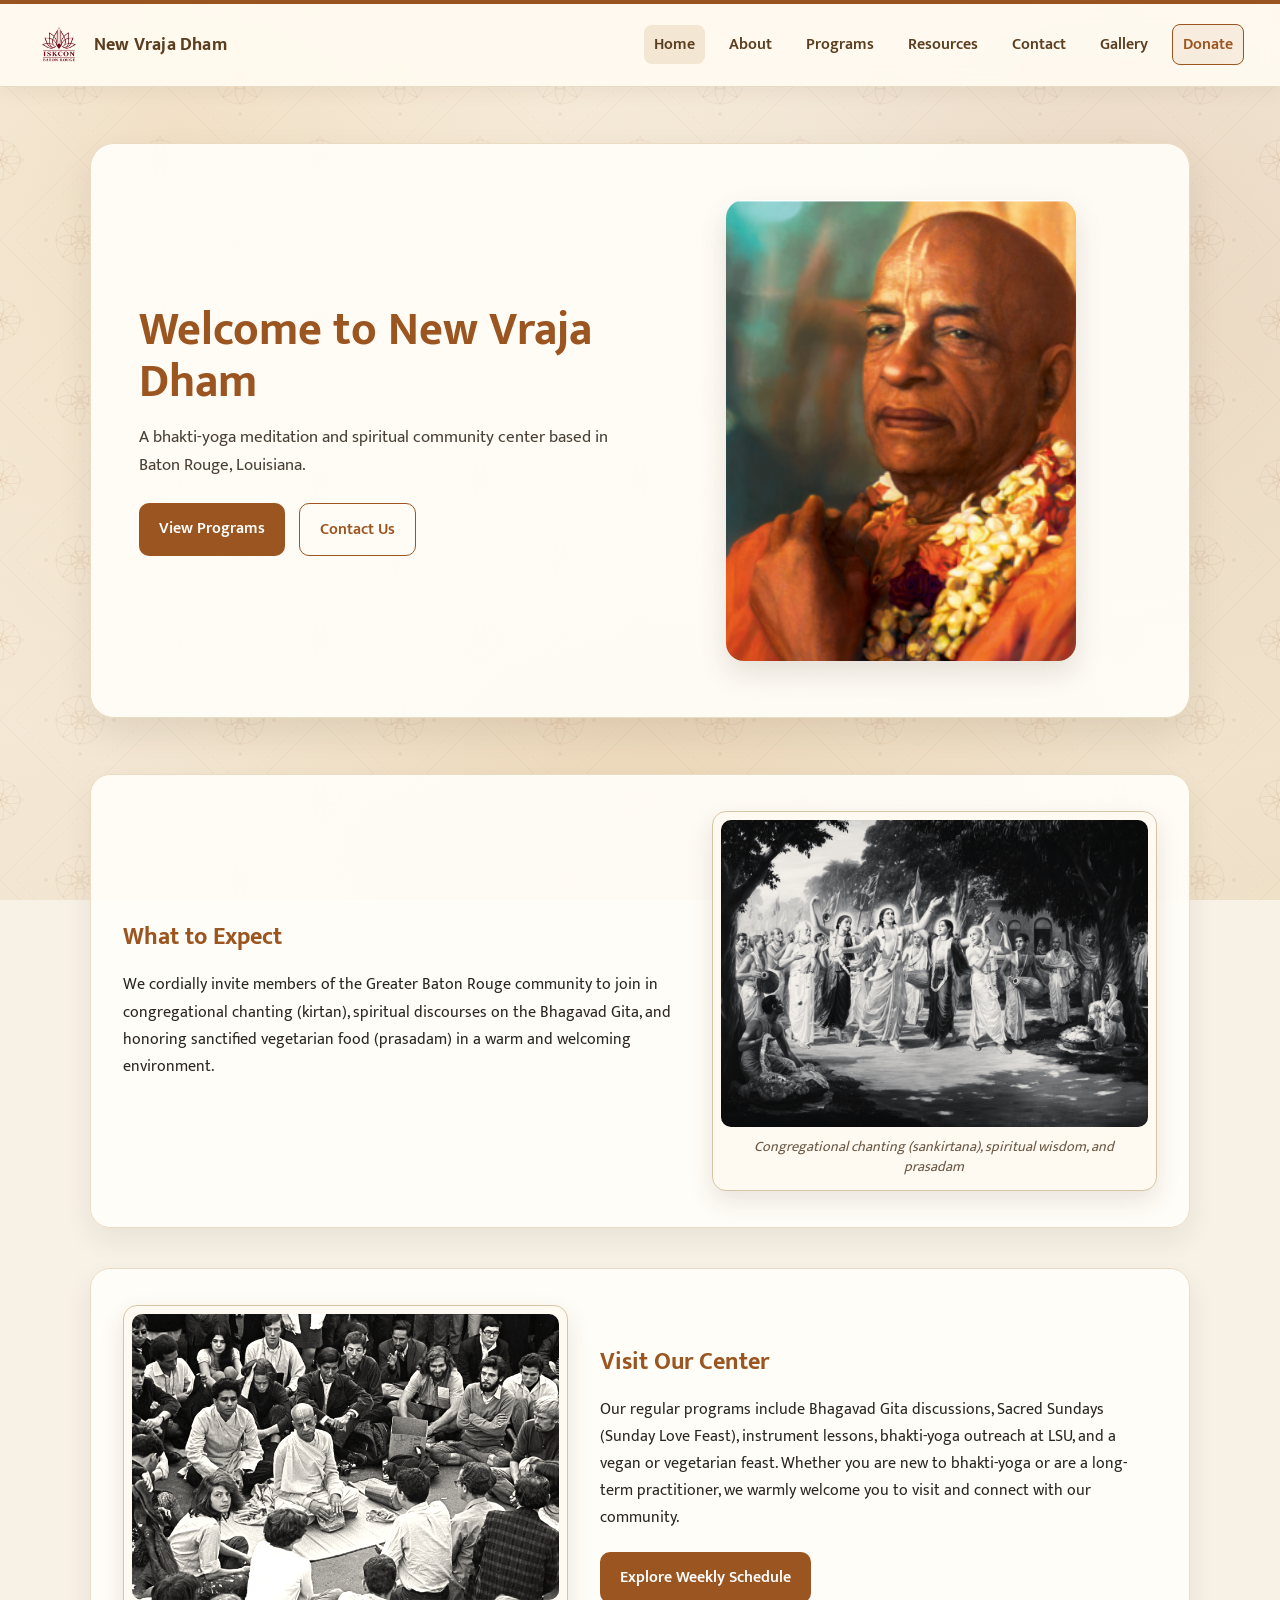
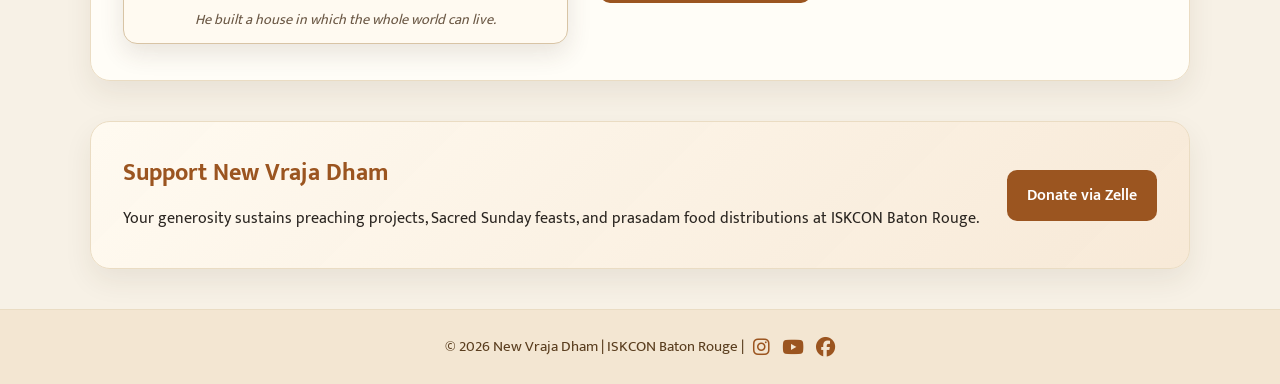
<file: index.html>
<!DOCTYPE html>
<html lang="en">
<head>
  <meta charset="utf-8">
  <meta name="viewport" content="width=device-width, initial-scale=1.0">
  <meta name="description" content="New Vraja Dham is an ISKCON temple and bhakti-yoga meditation center in Baton Rouge, Louisiana, offering kirtan, Bhagavad Gita discussions, prasadam, spiritual education, and community programs.">
  <meta property="og:title" content="New Vraja Dham | ISKCON Baton Rouge">
  <meta property="og:description" content="Bhakti-yoga meditation, kirtan, Bhagavad Gita discussions, prasadam, and spiritual community in Baton Rouge, Louisiana.">
  <meta property="og:type" content="website">
  <meta property="og:url" content="https://iskconbr.org/index.html">
  <meta name="author" content="New Vraja Dham">
  <title>Home | New Vraja Dham</title>
  <link href="https://fonts.googleapis.com/css2?family=Mukta:wght@400;600;700&display=swap" rel="stylesheet">
  <link rel="stylesheet" href="styles.css">
  <link rel="stylesheet" href="https://cdnjs.cloudflare.com/ajax/libs/font-awesome/6.7.2/css/all.min.css"/>
  <script src="script.js" defer></script>
</head>
<body>
  <header>
    <nav class="navbar" aria-label="Main navigation">
      <div class="logo">
        <img src="public/misc/logo.png" alt="ISKCON logo">
        <span>New Vraja Dham</span>
      </div>
      <ul class="nav-links">
        <li><a href="index.html" class="active" aria-current="page">Home</a></li>
        <li><a href="about.html">About</a></li>
        <li><a href="programs.html">Programs</a></li>
        <li><a href="resources.html">Resources</a></li>
        <li><a href="contact.html">Contact</a></li>
        <li><a href="gallery.html">Gallery</a></li>
        <li><a href="donate.html" class="nav-donate">Donate</a></li>
      </ul>
    </nav>
  </header>
  <main>
    <section class="hero">
      <div class="hero-text">
        <h1>Welcome to New Vraja Dham</h1>
        <p>A bhakti-yoga meditation and spiritual community center based in Baton Rouge, Louisiana.</p>
        <div class="hero-buttons">
          <a href="programs.html">View Programs</a>
          <a href="contact.html">Contact Us</a>
        </div>
      </div>
      <div class="hero-image">
        <img src="public/misc/srila-prabhupada.png" alt="A.C. Bhaktivedanta Swami Srila Prabhupada">
      </div>
    </section>
    <section class="welcome-section">
      <div class="split-section">
        <div class="split-text">
          <h2>What to Expect</h2>
          <p>We cordially invite members of the Greater Baton Rouge community to join in congregational chanting (kirtan), spiritual discourses on the Bhagavad Gita, and honoring sanctified vegetarian food (prasadam) in a warm and welcoming environment.</p>
        </div>
        <div class="split-media">
          <figure class="feature-figure">
            <img src="public/legacy/sankirtana-procession.png" alt="Sri Chaitanya Mahaprabhu and Sri Nityananda Prabhu leading an outdoor sankirtana procession">
            <figcaption>Congregational chanting (sankirtana), spiritual wisdom, and prasadam</figcaption>
          </figure>
        </div>
      </div>
    </section>
    <section class="schedule-preview">
      <div class="split-section split-section--reverse">
        <div class="split-text">
          <h2>Visit Our Center</h2>
          <p>Our regular programs include Bhagavad Gita discussions, Sacred Sundays (Sunday Love Feast), instrument lessons, bhakti-yoga outreach at LSU, and a vegan or vegetarian feast. Whether you are new to bhakti-yoga or are a long-term practitioner, we warmly welcome you to visit and connect with our community.</p>
          <div class="section-actions">
            <a href="programs.html" class="btn-primary">Explore Weekly Schedule</a>
          </div>
        </div>
        <div class="split-media">
          <figure class="feature-figure">
            <img src="public/legacy/prabhupada-outdoor-sanga.png" alt="Srila Prabhupada seated outdoors sharing Krishna consciousness with attentive seekers">
            <figcaption>He built a house in which the whole world can live.</figcaption>
          </figure>
        </div>
      </div>
    </section>
    <section class="support-callout">
      <div class="support-callout-text">
        <h2>Support New Vraja Dham</h2>
        <p>Your generosity sustains preaching projects, Sacred Sunday feasts, and prasadam food distributions at ISKCON Baton Rouge.</p>
      </div>
      <div class="support-callout-action">
        <a href="donate.html" class="btn-primary">Donate via Zelle</a>
      </div>
    </section>
  </main>
  <footer>
    <p>
      © 2026 New Vraja Dham | ISKCON Baton Rouge |
      <span class="footer-socials">
        <a href="https://www.instagram.com/iskconbatonrouge/" target="_blank" rel="noopener noreferrer" class="social-link" aria-label="Visit Us on Instagram"><i class="fa-brands fa-instagram" aria-hidden="true"></i></a>
        <a href="https://www.youtube.com/@iskconbatonrouge/featured" target="_blank" rel="noopener noreferrer" class="social-link" aria-label="Visit New Vraja Dham on YouTube"><i class="fa-brands fa-youtube" aria-hidden="true"></i></a>
        <a href="https://www.facebook.com/ISKCONBR/" target="_blank" rel="noopener noreferrer" class="social-link" aria-label="Visit New Vraja Dham on Facebook"><i class="fa-brands fa-facebook" aria-hidden="true"></i></a>
      </span>
    </p>
  </footer>
</body>
</html>
</file>
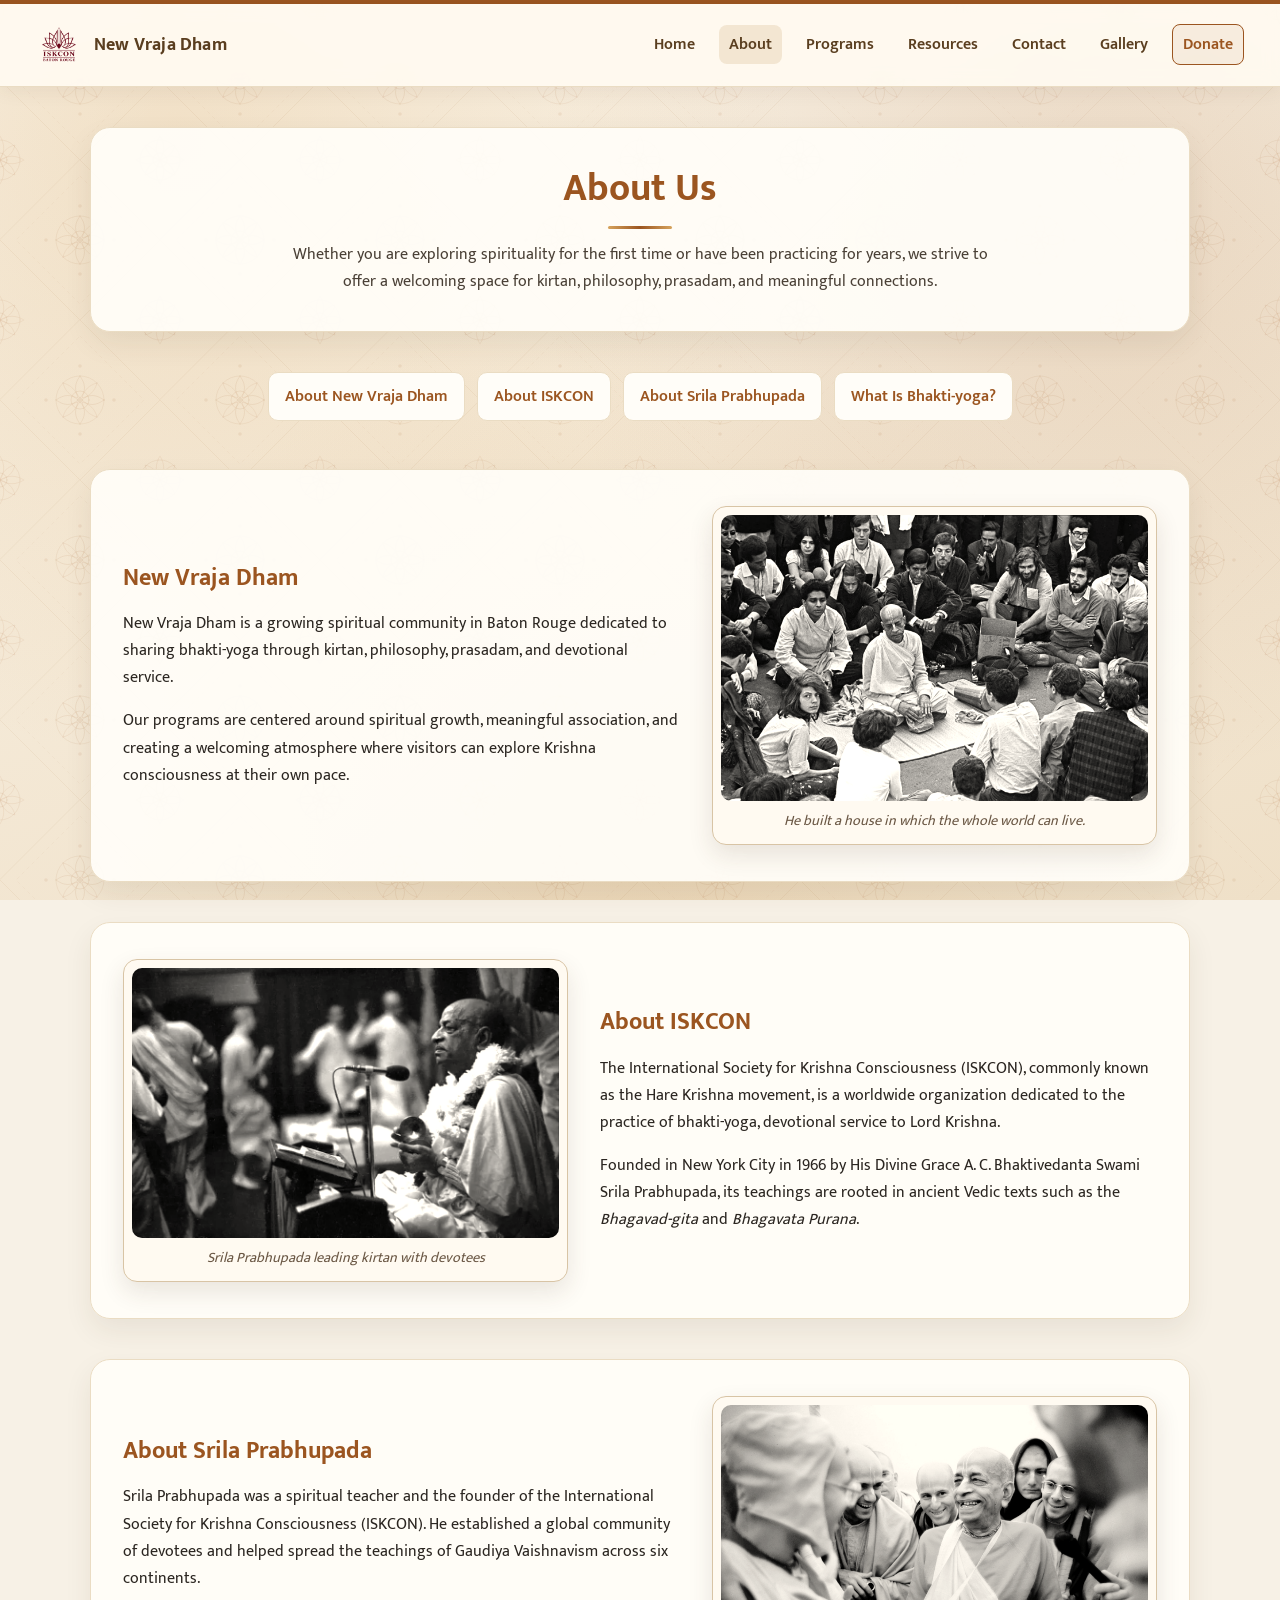
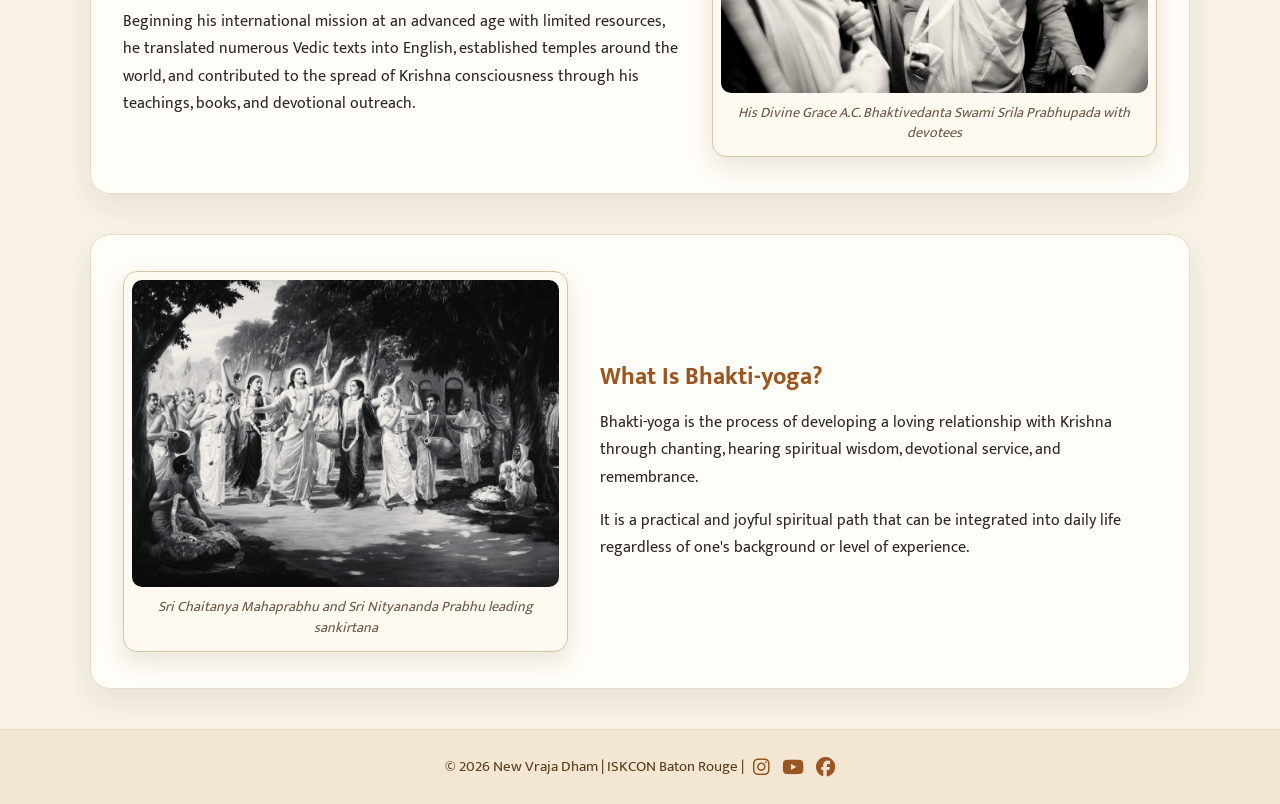
<file: about.html>
<!DOCTYPE html>
<html lang="en">
<head>
  <meta charset="utf-8">
  <meta name="viewport" content="width=device-width, initial-scale=1.0">
  <meta name="description" content="Learn about New Vraja Dham, an ISKCON temple in Baton Rouge, Louisiana, dedicated to bhakti-yoga, spiritual education, kirtan, prasadam, and devotional service.">
  <meta property="og:title" content="About New Vraja Dham | ISKCON Baton Rouge">
  <meta property="og:description" content="Discover the mission of New Vraja Dham, learn about ISKCON, Srila Prabhupada, and the practice of bhakti-yoga.">
  <meta property="og:type" content="article">
  <meta property="og:url" content="https://iskconbr.org/about.html">
  <meta name="author" content="New Vraja Dham">
  <title>About Us | New Vraja Dham</title>
  <link href="https://fonts.googleapis.com/css2?family=Mukta:wght@400;600;700&display=swap" rel="stylesheet">
  <link rel="stylesheet" href="styles.css">
  <link rel="stylesheet" href="https://cdnjs.cloudflare.com/ajax/libs/font-awesome/6.7.2/css/all.min.css">
  <script src="script.js" defer></script>
</head>
<body>
  <header>
    <nav class="navbar">
      <div class="logo">
        <img src="public/misc/logo.png" alt="New Vraja Dham logo">
        <span>New Vraja Dham</span>
      </div>
      <ul class="nav-links">
        <li><a href="index.html">Home</a></li>
        <li><a href="about.html" class="active" aria-current="page">About</a></li>
        <li><a href="programs.html">Programs</a></li>
        <li><a href="resources.html">Resources</a></li>
        <li><a href="contact.html">Contact</a></li>
        <li><a href="gallery.html">Gallery</a></li>
        <li><a href="donate.html" class="nav-donate">Donate</a></li>
      </ul>
    </nav>
  </header>
  <main>
    <section class="page-intro">
      <h1>About Us</h1>
      <p>Whether you are exploring spirituality for the first time or have been practicing for years, we strive to offer a welcoming space for kirtan, philosophy, prasadam, and meaningful connections.</p>
    </section>
    <nav class="about-nav" aria-label="About page sections">
      <ul>
        <li><a href="#new-vraja-dham">About New Vraja Dham</a></li>
        <li><a href="#iskcon">About ISKCON</a></li>
        <li><a href="#prabhupada">About Srila Prabhupada</a></li>
        <li><a href="#bhakti-yoga">What Is Bhakti-yoga?</a></li>
      </ul>
    </nav>
    <section id="new-vraja-dham" class="about-section">
      <div class="split-section">
        <div class="split-text">
          <h2>New Vraja Dham</h2>
          <p>New Vraja Dham is a growing spiritual community in Baton Rouge dedicated to sharing bhakti-yoga through kirtan, philosophy, prasadam, and devotional service.</p>
          <p>Our programs are centered around spiritual growth, meaningful association, and creating a welcoming atmosphere where visitors can explore Krishna consciousness at their own pace.</p>
        </div>
        <div class="split-media">
          <figure class="feature-figure">
            <img src="public/legacy/prabhupada-outdoor-sanga.png" alt="Srila Prabhupada teaching seekers seated together outdoors">
            <figcaption>He built a house in which the whole world can live.</figcaption>
          </figure>
        </div>
      </div>
    </section>
    <section id="iskcon" class="about-section">
      <div class="split-section split-section--reverse">
        <div class="split-text">
          <h2>About ISKCON</h2>
          <p>The International Society for Krishna Consciousness (ISKCON), commonly known as the Hare Krishna movement, is a worldwide organization dedicated to the practice of bhakti-yoga, devotional service to Lord Krishna.</p>
          <p>Founded in New York City in 1966 by His Divine Grace A. C. Bhaktivedanta Swami Srila Prabhupada, its teachings are rooted in ancient Vedic texts such as the <em>Bhagavad-gita</em> and <em>Bhagavata Purana</em>.</p>
        </div>
        <div class="split-media">
          <figure class="feature-figure">
            <img src="public/legacy/prabhupada-kirtan.png" alt="Srila Prabhupada leading kirtan with kartals while devotees dance">
            <figcaption>Srila Prabhupada leading kirtan with devotees</figcaption>
          </figure>
        </div>
      </div>
    </section>
    <section id="prabhupada" class="about-section">
      <div class="split-section">
        <div class="split-text">
          <h2>About Srila Prabhupada</h2>
          <p>Srila Prabhupada was a spiritual teacher and the founder of the International Society for Krishna Consciousness (ISKCON). He established a global community of devotees and helped spread the teachings of Gaudiya Vaishnavism across six continents.</p>
          <p>Beginning his international mission at an advanced age with limited resources, he translated numerous Vedic texts into English, established temples around the world, and contributed to the spread of Krishna consciousness through his teachings, books, and devotional outreach.</p>
        </div>
        <div class="split-media">
          <figure class="feature-figure">
            <img src="public/legacy/prabhupada-community.png" alt="His Divine Grace A.C. Bhaktivedanta Swami Srila Prabhupada smiling with devotees">
            <figcaption>His Divine Grace A.C. Bhaktivedanta Swami Srila Prabhupada with devotees</figcaption>
          </figure>
        </div>
      </div>
    </section>
    <section id="bhakti-yoga" class="about-section">
      <div class="split-section split-section--reverse">
        <div class="split-text">
          <h2>What Is Bhakti-yoga?</h2>
          <p>Bhakti-yoga is the process of developing a loving relationship with Krishna through chanting, hearing spiritual wisdom, devotional service, and remembrance.</p>
          <p>It is a practical and joyful spiritual path that can be integrated into daily life regardless of one's background or level of experience.</p>
        </div>
        <div class="split-media">
          <figure class="feature-figure">
            <img src="public/legacy/sankirtana-procession.png" alt="Sri Chaitanya Mahaprabhu and Sri Nityananda Prabhu leading sankirtana with devotees">
            <figcaption>Sri Chaitanya Mahaprabhu and Sri Nityananda Prabhu leading sankirtana</figcaption>
          </figure>
        </div>
      </div>
    </section>
  </main>
  <footer>
    <p>
      © 2026 New Vraja Dham | ISKCON Baton Rouge |
      <span class="footer-socials">
        <a href="https://www.instagram.com/iskconbatonrouge/" target="_blank" rel="noopener noreferrer" class="social-link" aria-label="Visit New Vraja Dham on Instagram"><i class="fa-brands fa-instagram" aria-hidden="true"></i></a>
        <a href="https://www.youtube.com/@iskconbatonrouge/featured" target="_blank" rel="noopener noreferrer" class="social-link" aria-label="Visit New Vraja Dham on YouTube"><i class="fa-brands fa-youtube" aria-hidden="true"></i></a>
        <a href="https://www.facebook.com/ISKCONBR/" target="_blank" rel="noopener noreferrer" class="social-link" aria-label="Visit New Vraja Dham on Facebook"><i class="fa-brands fa-facebook" aria-hidden="true"></i></a>
      </span>
    </p>
  </footer>
</body>
</html>
</file>
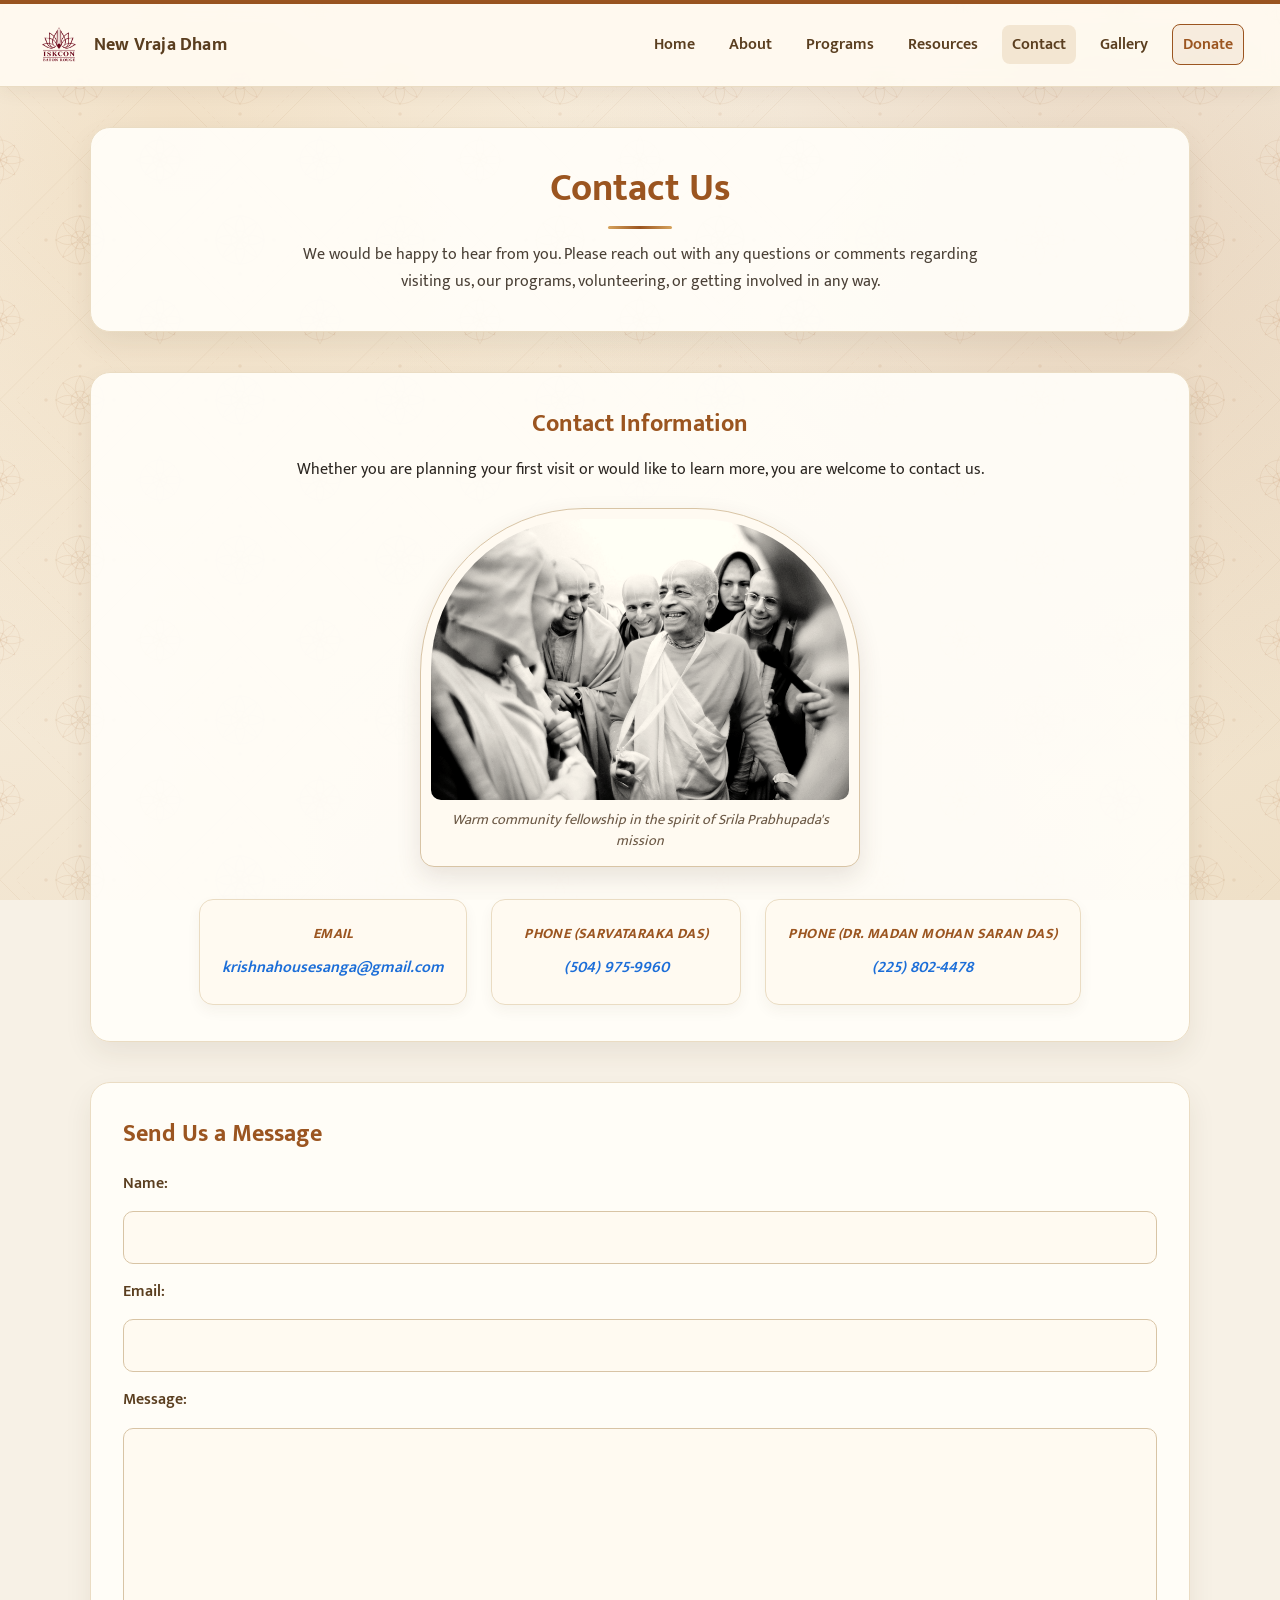
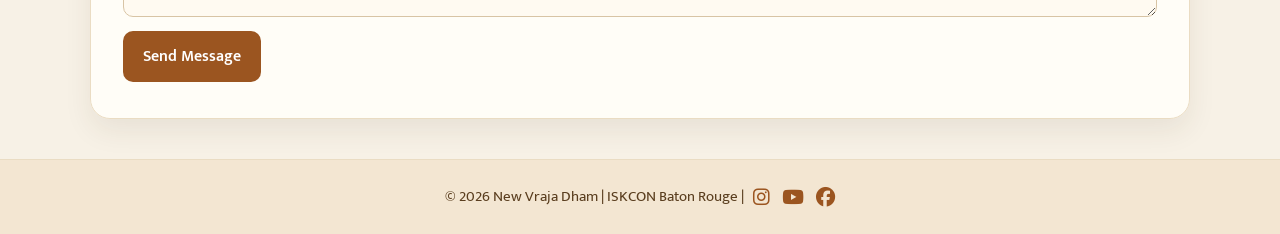
<file: contact.html>
<!DOCTYPE html>
<html lang="en">
<head>
  <meta charset="utf-8">
  <meta name="viewport" content="width=device-width, initial-scale=1.0">
  <meta name="description" content="Contact New Vraja Dham in Baton Rouge, Louisiana. Reach out with questions about visiting, programs, volunteering, devotional activities, and community events.">
  <meta property="og:title" content="Contact | New Vraja Dham">
  <meta property="og:description" content="Get in touch with New Vraja Dham for information about temple programs, visits, volunteering opportunities, and devotional activities.">
  <meta property="og:type" content="article">
  <meta property="og:url" content="https://iskconbr.org/contact.html">
  <meta name="author" content="New Vraja Dham">
  <title>Contact Us | New Vraja Dham</title>
  <link href="https://fonts.googleapis.com/css2?family=Mukta:wght@400;600;700&display=swap" rel="stylesheet">
  <link rel="stylesheet" href="styles.css">
  <link rel="stylesheet" href="https://cdnjs.cloudflare.com/ajax/libs/font-awesome/6.7.2/css/all.min.css">
  <script src="script.js" defer></script>
</head>
<body>
  <header>
    <nav class="navbar">
      <div class="logo">
        <img src="public/misc/logo.png" alt="New Vraja Dham logo">
        <span>New Vraja Dham</span>
      </div>
      <ul class="nav-links">
        <li><a href="index.html">Home</a></li>
        <li><a href="about.html">About</a></li>
        <li><a href="programs.html">Programs</a></li>
        <li><a href="resources.html">Resources</a></li>
        <li><a href="contact.html" class="active" aria-current="page">Contact</a></li>
        <li><a href="gallery.html">Gallery</a></li>
        <li><a href="donate.html" class="nav-donate">Donate</a></li>
      </ul>
    </nav>
  </header>
  <main>
    <section class="page-intro">
      <h1>Contact Us</h1>
      <p>We would be happy to hear from you. Please reach out with any questions or comments regarding visiting us, our programs, volunteering, or getting involved in any way.</p>
    </section>
    <section class="contact-info">
      <h2>Contact Information</h2>
      <p>Whether you are planning your first visit or would like to learn more, you are welcome to contact us.</p>
      <figure class="contact-arch-figure">
        <img src="public/legacy/prabhupada-community.png" alt="Srila Prabhupada smiling warmly with devotees and well-wishers">
        <figcaption>Warm community fellowship in the spirit of Srila Prabhupada's mission</figcaption>
      </figure>
      <address class="contact-methods">
        <div class="contact-item">
          <span class="contact-label">Email</span>
          <a href="mailto:krishnahousesanga@gmail.com">krishnahousesanga@gmail.com</a>
        </div>
        <div class="contact-item">
          <span class="contact-label">Phone (Sarvataraka Das)</span>
          <a href="tel:+15049759960">(504) 975-9960</a>
        </div>
        <div class="contact-item">
          <span class="contact-label">Phone (Dr. Madan Mohan Saran Das)</span>
          <a href="tel:+12258024478">(225) 802-4478</a>
        </div>
      </address>
    </section>
    <section class="contact-form">
      <h2>Send Us a Message</h2>
      <form action="https://formspree.io/f/mlgkawkd" method="POST">
        <label for="name">Name:</label>
        <input type="text" id="name" name="name" autocomplete="name" required>
        <label for="email">Email:</label>
        <input type="email" id="email" name="email" autocomplete="email" required>
        <label for="message">Message:</label>
        <textarea id="message" name="message" rows="6" required></textarea>
        <button type="submit" id="submit">Send Message</button>
      </form>
    </section>
  </main>
  <footer>
    <p>
      © 2026 New Vraja Dham | ISKCON Baton Rouge |
      <span class="footer-socials">
        <a href="https://www.instagram.com/iskconbatonrouge/" target="_blank" rel="noopener noreferrer" class="social-link" aria-label="Visit New Vraja Dham on Instagram"><i class="fa-brands fa-instagram" aria-hidden="true"></i></a>
        <a href="https://www.youtube.com/@iskconbatonrouge/featured" target="_blank" rel="noopener noreferrer" class="social-link" aria-label="Visit New Vraja Dham on YouTube"><i class="fa-brands fa-youtube" aria-hidden="true"></i></a>
        <a href="https://www.facebook.com/ISKCONBR/" target="_blank" rel="noopener noreferrer" class="social-link" aria-label="Visit New Vraja Dham on Facebook"><i class="fa-brands fa-facebook" aria-hidden="true"></i></a>
      </span>
    </p>
  </footer>
</body>
</html>
</file>
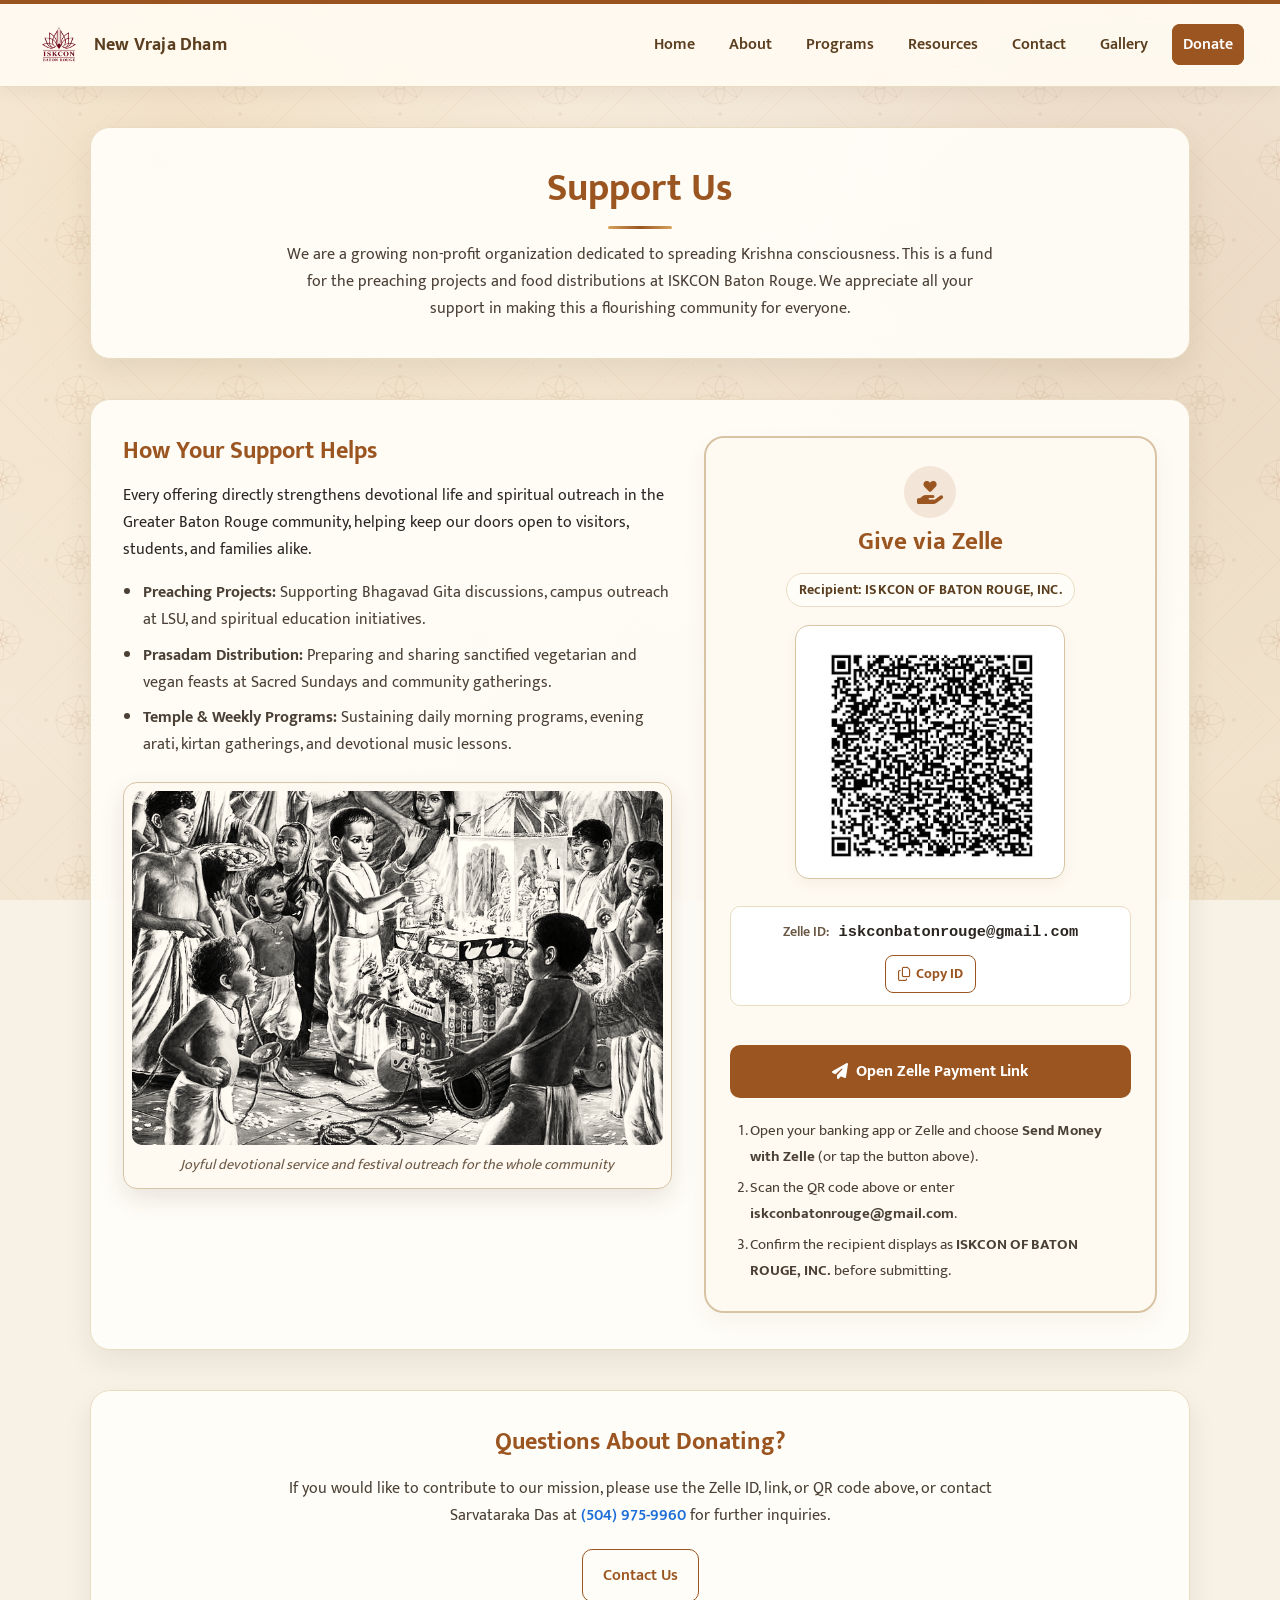
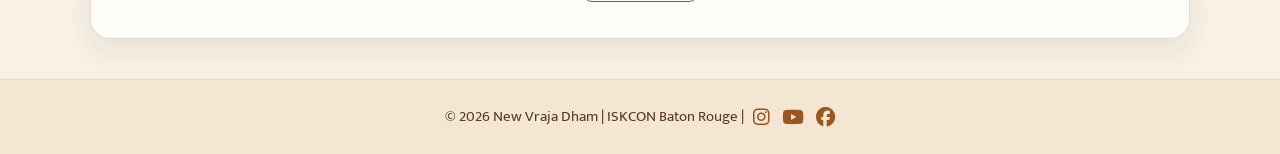
<file: donate.html>
<!DOCTYPE html>
<html lang="en">
<head>
  <meta charset="utf-8">
  <meta name="viewport" content="width=device-width, initial-scale=1.0">
  <meta name="description" content="Support New Vraja Dham (ISKCON Baton Rouge) through Zelle donations. Contributions sustain preaching projects, prasadam food distribution, and community programs in Baton Rouge, Louisiana.">
  <meta property="og:title" content="Donate | New Vraja Dham">
  <meta property="og:description" content="Support preaching projects and sanctified food distribution at ISKCON Baton Rouge (New Vraja Dham) via Zelle.">
  <meta property="og:type" content="article">
  <meta property="og:url" content="https://iskconbr.org/donate.html">
  <meta name="author" content="New Vraja Dham">
  <title>Donate | New Vraja Dham</title>
  <link href="https://fonts.googleapis.com/css2?family=Mukta:wght@400;600;700&display=swap" rel="stylesheet">
  <link rel="stylesheet" href="styles.css">
  <link rel="stylesheet" href="https://cdnjs.cloudflare.com/ajax/libs/font-awesome/6.7.2/css/all.min.css">
  <script src="script.js" defer></script>
</head>
<body>
  <header>
    <nav class="navbar" aria-label="Main navigation">
      <div class="logo">
        <img src="public/misc/logo.png" alt="New Vraja Dham logo">
        <span>New Vraja Dham</span>
      </div>
      <ul class="nav-links">
        <li><a href="index.html">Home</a></li>
        <li><a href="about.html">About</a></li>
        <li><a href="programs.html">Programs</a></li>
        <li><a href="resources.html">Resources</a></li>
        <li><a href="contact.html">Contact</a></li>
        <li><a href="gallery.html">Gallery</a></li>
        <li><a href="donate.html" class="nav-donate active" aria-current="page">Donate</a></li>
      </ul>
    </nav>
  </header>
  <main>
    <section class="page-intro">
      <h1>Support Us</h1>
      <p>We are a growing non-profit organization dedicated to spreading Krishna consciousness. This is a fund for the preaching projects and food distributions at ISKCON Baton Rouge. We appreciate all your support in making this a flourishing community for everyone.</p>
    </section>
    <section class="donate-section">
      <div class="donate-grid">
        <div class="donate-story">
          <h2>How Your Support Helps</h2>
          <p>Every offering directly strengthens devotional life and spiritual outreach in the Greater Baton Rouge community, helping keep our doors open to visitors, students, and families alike.</p>
          <ul class="donate-list">
            <li><strong>Preaching Projects:</strong> Supporting Bhagavad Gita discussions, campus outreach at LSU, and spiritual education initiatives.</li>
            <li><strong>Prasadam Distribution:</strong> Preparing and sharing sanctified vegetarian and vegan feasts at Sacred Sundays and community gatherings.</li>
            <li><strong>Temple &amp; Weekly Programs:</strong> Sustaining daily morning programs, evening arati, kirtan gatherings, and devotional music lessons.</li>
          </ul>
          <figure class="feature-figure">
            <img src="public/legacy/ratha-yatra-children.png" alt="Children and devotees joyfully pulling a Jagannatha Ratha-yatra festival chariot while playing kartals">
            <figcaption>Joyful devotional service and festival outreach for the whole community</figcaption>
          </figure>
        </div>
        <aside class="zelle-card" aria-labelledby="zelle-heading">
          <div class="zelle-card-header">
            <span class="zelle-icon" aria-hidden="true">
              <i class="fa-solid fa-hand-holding-heart"></i>
            </span>
            <h2 id="zelle-heading">Give via Zelle</h2>
          </div>
          <p class="zelle-recipient">Recipient: ISKCON OF BATON ROUGE, INC.</p>
          <div class="zelle-qr-box">
            <img src="public/donate/zelle-qr.jpg" alt="Zelle QR code for ISKCON of Baton Rouge, Inc. (iskconbatonrouge@gmail.com)">
          </div>
          <div class="zelle-id-row">
            <span class="zelle-id-label">Zelle ID:</span>
            <span class="zelle-id-value">iskconbatonrouge@gmail.com</span>
            <button
              type="button"
              class="copy-zelle-btn"
              data-copy-text="iskconbatonrouge@gmail.com"
              aria-describedby="zelle-copy-feedback"
            >
              <i class="fa-regular fa-copy" aria-hidden="true"></i>
              Copy ID
            </button>
          </div>
          <span id="zelle-copy-feedback" class="copy-feedback" role="status" aria-live="polite"></span>
          <a
            href="https://enroll.zellepay.com/qr-codes?data=ewogICJuYW1lIiA6ICJJU0tDT04gT0YgQkFUT04gUk9VR0UsIElOQy4iLAogICJ0b2tlbiIgOiAiaXNrY29uYmF0b25yb3VnZUBnbWFpbC5jb20iLAogICJhY3Rpb24iIDogInBheW1lbnQiCn0="
            target="_blank"
            rel="noopener noreferrer"
            class="donate-zelle-button"
          >
            <i class="fa-solid fa-paper-plane" aria-hidden="true"></i>
            Open Zelle Payment Link
          </a>
          <ol class="zelle-steps">
            <li>Open your banking app or Zelle and choose <strong>Send Money with Zelle</strong> (or tap the button above).</li>
            <li>Scan the QR code above or enter <strong>iskconbatonrouge@gmail.com</strong>.</li>
            <li>Confirm the recipient displays as <strong>ISKCON OF BATON ROUGE, INC.</strong> before submitting.</li>
          </ol>
        </aside>
      </div>
    </section>
    <section class="donate-inquiry">
      <h2>Questions About Donating?</h2>
      <p>If you would like to contribute to our mission, please use the Zelle ID, link, or QR code above, or contact Sarvataraka Das at <a href="tel:+15049759960" class="phone-link">(504) 975-9960</a> for further inquiries.</p>
      <div class="section-actions section-actions--center">
        <a href="contact.html" class="btn-outline">Contact Us</a>
      </div>
    </section>
  </main>
  <footer>
    <p>
      © 2026 New Vraja Dham | ISKCON Baton Rouge |
      <span class="footer-socials">
        <a href="https://www.instagram.com/iskconbatonrouge/" target="_blank" rel="noopener noreferrer" class="social-link" aria-label="Visit New Vraja Dham on Instagram"><i class="fa-brands fa-instagram" aria-hidden="true"></i></a>
        <a href="https://www.youtube.com/@iskconbatonrouge/featured" target="_blank" rel="noopener noreferrer" class="social-link" aria-label="Visit New Vraja Dham on YouTube"><i class="fa-brands fa-youtube" aria-hidden="true"></i></a>
        <a href="https://www.facebook.com/ISKCONBR/" target="_blank" rel="noopener noreferrer" class="social-link" aria-label="Visit New Vraja Dham on Facebook"><i class="fa-brands fa-facebook" aria-hidden="true"></i></a>
      </span>
    </p>
  </footer>
</body>
</html>
</file>
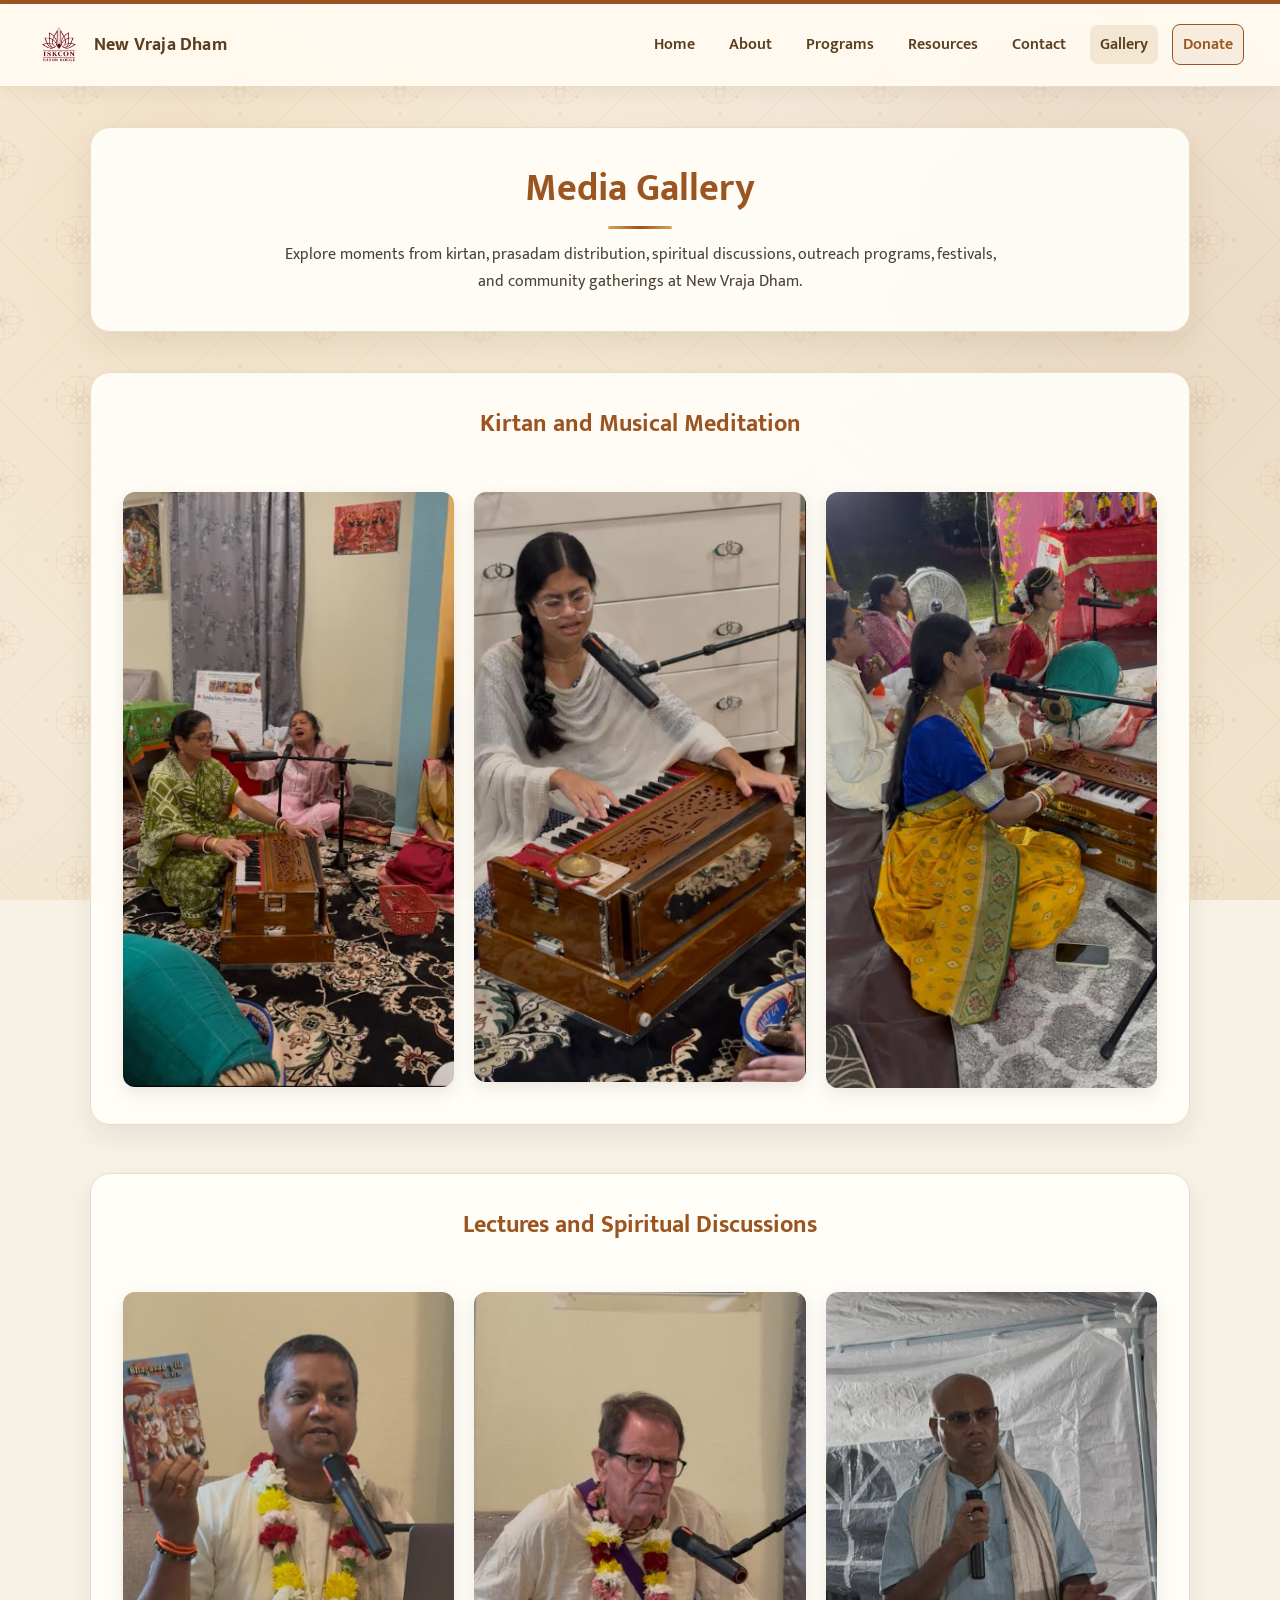
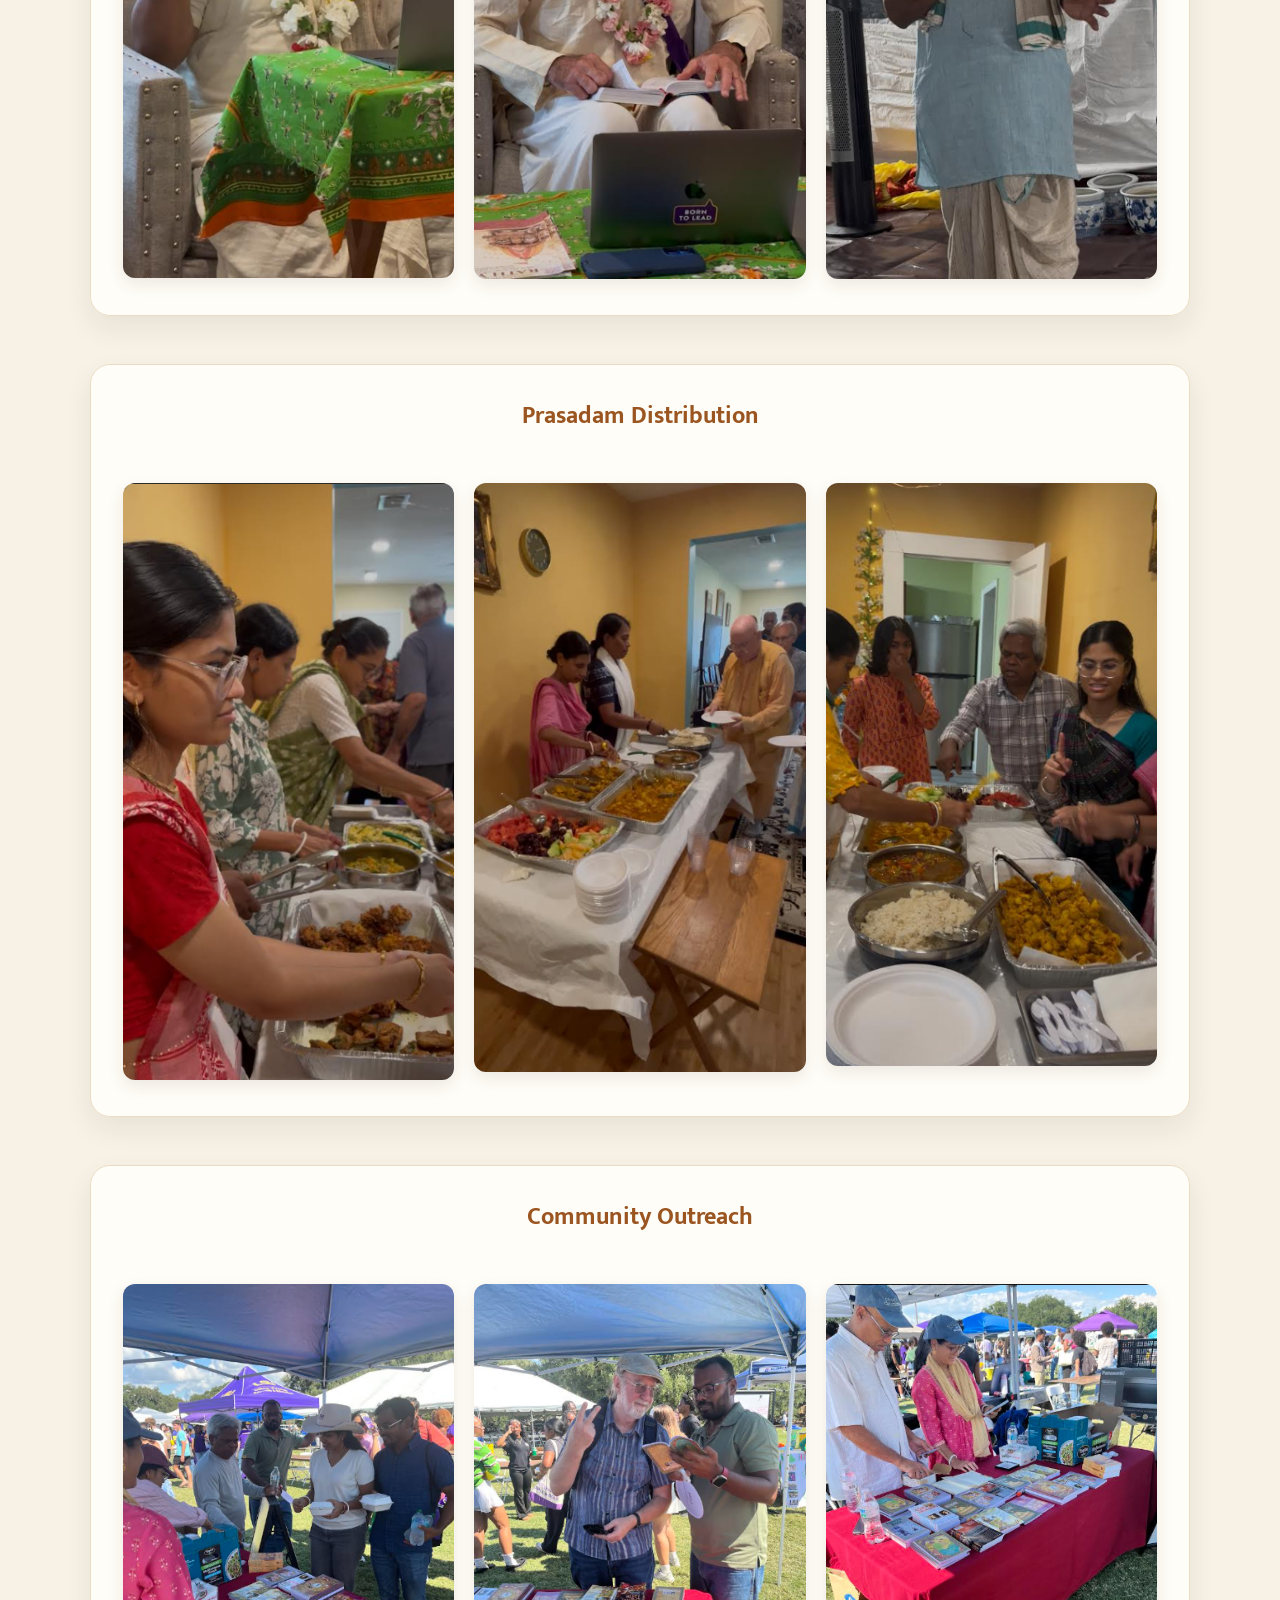
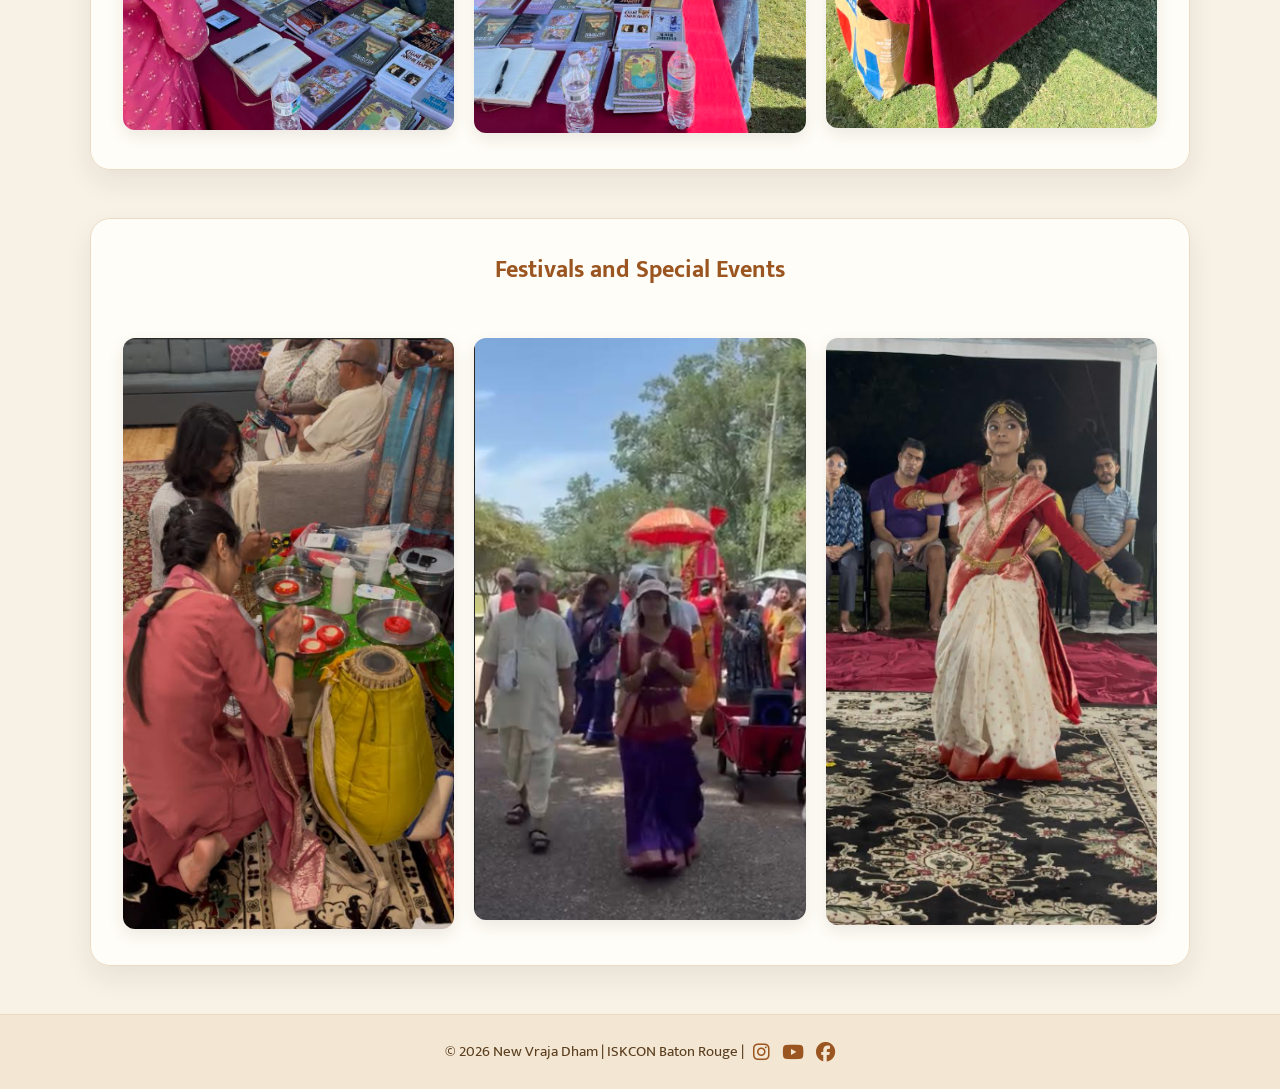
<file: gallery.html>
<!DOCTYPE html>
<html lang="en">
<head>
  <meta charset="utf-8">
  <meta name="viewport" content="width=device-width, initial-scale=1.0">
  <meta name="description" content="Browse photos from kirtans, prasadam distribution, spiritual discourses, community and outreach events, festivals, and gatherings at New Vraja Dham.">
  <meta property="og:title" content="Gallery | New Vraja Dham">
  <meta property="og:description" content="View moments from devotional programs, festivals, kirtan, prasadam distribution, and community events at New Vraja Dham.">
  <meta property="og:type" content="article">
  <meta property="og:url" content="https://iskconbr.org/gallery.html">
  <meta name="author" content="New Vraja Dham">
  <title>Media Gallery | New Vraja Dham</title>
  <link href="https://fonts.googleapis.com/css2?family=Mukta:wght@400;600;700&display=swap" rel="stylesheet">
  <link rel="stylesheet" href="styles.css">
  <link rel="stylesheet" href="https://cdnjs.cloudflare.com/ajax/libs/font-awesome/6.7.2/css/all.min.css"/>
  <script src="script.js" defer></script>
</head>
<body>
  <header>
    <nav class="navbar">
      <div class="logo">
        <img src="public/misc/logo.png" alt="ISKCON logo">
        <span>New Vraja Dham</span>
      </div>
      <ul class="nav-links">
        <li><a href="index.html">Home</a></li>
        <li><a href="about.html">About</a></li>
        <li><a href="programs.html">Programs</a></li>
        <li><a href="resources.html">Resources</a></li>
        <li><a href="contact.html">Contact</a></li>
        <li><a href="gallery.html" class="active" aria-current="page">Gallery</a></li>
        <li><a href="donate.html" class="nav-donate">Donate</a></li>
      </ul>
    </nav>
  </header>
  <main>
    <section class="page-intro">
      <h1>Media Gallery</h1>
      <p>Explore moments from kirtan, prasadam distribution, spiritual discussions, outreach programs, festivals, and community gatherings at New Vraja Dham.</p>
    </section>
    <section class="gallery-section">
      <h2 align="center">Kirtan and Musical Meditation</h2><br>
      <div class="gallery-grid">
        <img src="public/gallery/kirtan/kirtan-1.png" alt="Kirtan 1">
        <img src="public/gallery/kirtan/kirtan-2.png" alt="Kirtan 2">
        <img src="public/gallery/kirtan/kirtan-3.png" alt="Kirtan 3">
      </div>
    </section>
    <section class="gallery-section">
      <h2 align="center">Lectures and Spiritual Discussions</h2><br>
      <div class="gallery-grid">
        <img src="public/gallery/lectures/lecture-1.png" alt="Lecture 1">
        <img src="public/gallery/lectures/lecture-2.png" alt="Lecture 2">
        <img src="public/gallery/lectures/lecture-3.png" alt="Lecture 3">
      </div>
    </section>
    <section class="gallery-section">
      <h2 align="center">Prasadam Distribution</h2><br>
      <div class="gallery-grid">
        <img src="public/gallery/prasadam/prasadam-1.png" alt="Prasadam 1">
        <img src="public/gallery/prasadam/prasadam-2.png" alt="Prasadam 2">
        <img src="public/gallery/prasadam/prasadam-3.png" alt="Prasadam 3">
      </div>
    </section>
    <section class="gallery-section">
      <h2 align="center">Community Outreach</h2><br>
      <div class="gallery-grid">
        <img src="public/gallery/outreach/outreach-1.png" alt="Outreach 1">
        <img src="public/gallery/outreach/outreach-2.png" alt="Outreach 2">
        <img src="public/gallery/outreach/outreach-3.png" alt="Outreach 3">
      </div>
    </section>
    <section class="gallery-section">
      <h2 align="center">Festivals and Special Events</h2><br>
      <div class="gallery-grid">
        <img src="public/gallery/festivals/festival-1.png" alt="Festival 1">
        <img src="public/gallery/festivals/festival-2.png" alt="Festival 2">
        <img src="public/gallery/festivals/festival-3.png" alt="Festival 3">
      </div>
    </section>
  </main>
  <footer>
    <p>
      © 2026 New Vraja Dham | ISKCON Baton Rouge |
      <span class="footer-socials">
        <a href="https://www.instagram.com/iskconbatonrouge/" target="_blank" rel="noopener noreferrer" class="social-link" aria-label="Visit New Vraja Dham on Instagram">
          <i class="fa-brands fa-instagram" aria-hidden="true"></i>
        </a>
        <a href="https://www.youtube.com/@iskconbatonrouge/featured" target="_blank" rel="noopener noreferrer" class="social-link" aria-label="Visit New Vraja Dham on YouTube">
          <i class="fa-brands fa-youtube" aria-hidden="true"></i>
        </a>
        <a href="https://www.facebook.com/ISKCONBR/" target="_blank" rel="noopener noreferrer" class="social-link" aria-label="Visit New Vraja Dham on Facebook">
          <i class="fa-brands fa-facebook" aria-hidden="true"></i>
        </a>
      </span>
    </p>
  </footer>
</body>
</html>
</file>
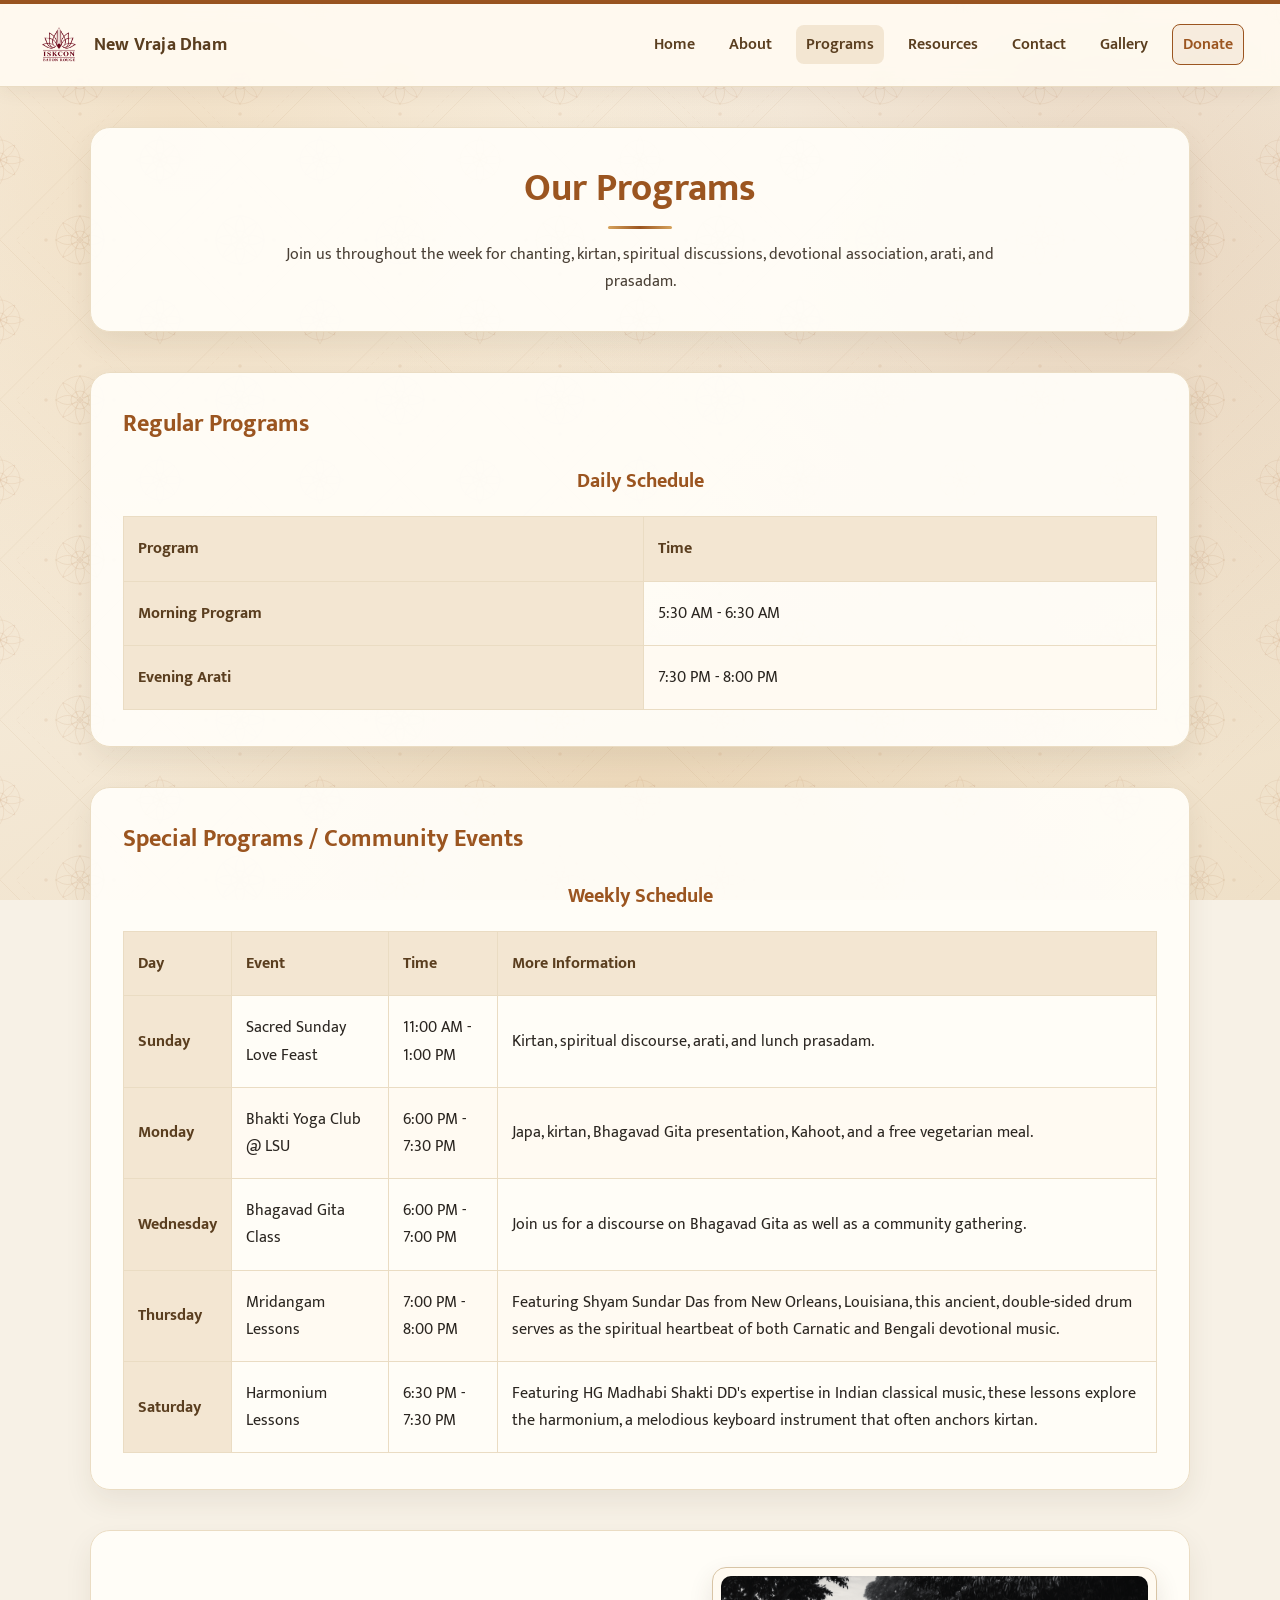
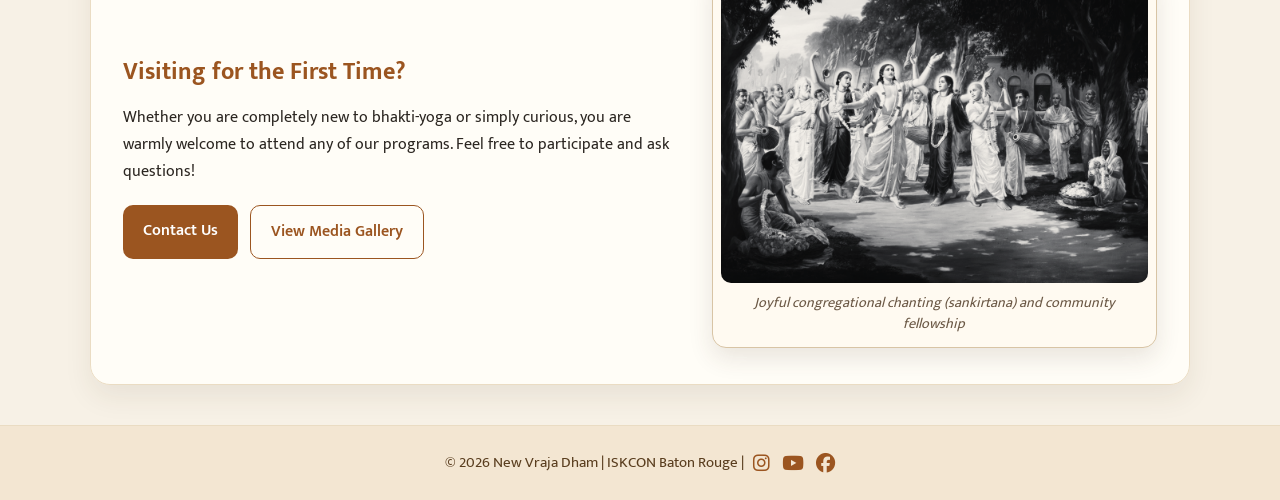
<file: programs.html>
<!DOCTYPE html>
<html lang="en">
<head>
  <meta charset="utf-8">
  <meta name="viewport" content="width=device-width, initial-scale=1.0">
  <meta name="description" content="View the weekly schedule of programs at New Vraja Dham, including morning programs, evening arati, Bhagavad Gita discussions, kirtan, bhakti-yoga outreach, instrument lessons, and Sunday Love Feast programs.">
  <meta property="og:title" content="Programs | New Vraja Dham">
  <meta property="og:description" content="Explore daily temple programs, evening arati, kirtan, Bhagavad Gita discussions, outreach events, and devotional gatherings at New Vraja Dham.">
  <meta property="og:type" content="article">
  <meta property="og:url" content="https://iskconbr.org/programs.html">
  <meta name="author" content="New Vraja Dham">
  <title>Our Programs | New Vraja Dham</title>
  <link href="https://fonts.googleapis.com/css2?family=Mukta:wght@400;600;700&display=swap" rel="stylesheet">
  <link rel="stylesheet" href="styles.css">
  <link rel="stylesheet" href="https://cdnjs.cloudflare.com/ajax/libs/font-awesome/6.7.2/css/all.min.css">
  <script src="script.js" defer></script>
</head>
<body>
  <header>
    <nav class="navbar">
      <div class="logo">
        <img src="public/misc/logo.png" alt="New Vraja Dham logo">
        <span>New Vraja Dham</span>
      </div>
      <ul class="nav-links">
        <li><a href="index.html">Home</a></li>
        <li><a href="about.html">About</a></li>
        <li><a href="programs.html" class="active" aria-current="page">Programs</a></li>
        <li><a href="resources.html">Resources</a></li>
        <li><a href="contact.html">Contact</a></li>
        <li><a href="gallery.html">Gallery</a></li>
        <li><a href="donate.html" class="nav-donate">Donate</a></li>
      </ul>
    </nav>
  </header>
  <main>
    <section class="page-intro">
      <h1>Our Programs</h1>
      <p>Join us throughout the week for chanting, kirtan, spiritual discussions, devotional association, arati, and prasadam.</p>
    </section>
    <section class="daily-programs">
      <h2>Regular Programs</h2>
      <table>
        <caption>Daily Schedule</caption>
        <thead>
          <tr>
            <th scope="col">Program</th>
            <th scope="col">Time</th>
          </tr>
        </thead>
        <tbody>
          <tr>
            <th scope="row">Morning Program</th>
            <td>
              <time datetime="05:30">5:30 AM</time>
              -
              <time datetime="06:30">6:30 AM</time>
            </td>
          </tr>
          <tr>
            <th scope="row">Evening Arati</th>
            <td>
              <time datetime="19:30">7:30 PM</time>
              -
              <time datetime="20:00">8:00 PM</time>
            </td>
          </tr>
        </tbody>
      </table>
    </section>
    <section class="schedule-section">
      <h2>Special Programs / Community Events</h2>
      <table>
        <caption>Weekly Schedule</caption>
        <thead>
          <tr>
            <th scope="col">Day</th>
            <th scope="col">Event</th>
            <th scope="col">Time</th>
            <th scope="col">More Information</th>
          </tr>
        </thead>
        <tbody>
          <tr>
            <th scope="row">Sunday</th>
            <td>Sacred Sunday Love Feast</td>
            <td>
              <time datetime="11:00">11:00 AM</time>
              -
              <time datetime="13:00">1:00 PM</time>
            </td>
            <td>Kirtan, spiritual discourse, arati, and lunch prasadam.</td>
          </tr>
          <tr>
            <th scope="row">Monday</th>
            <td>Bhakti Yoga Club @ LSU</td>
            <td>
              <time datetime="18:00">6:00 PM</time>
              -
              <time datetime="19:30">7:30 PM</time>
            </td>
            <td>Japa, kirtan, Bhagavad Gita presentation, Kahoot, and a free vegetarian meal.</td>
          </tr>
          <tr>
            <th scope="row">Wednesday</th>
            <td>Bhagavad Gita Class</td>
            <td>
              <time datetime="18:00">6:00 PM</time>
              -
              <time datetime="19:00">7:00 PM</time>
            </td>
            <td>Join us for a discourse on Bhagavad Gita as well as a community gathering.</td>
          </tr>
          <tr>
            <th scope="row">Thursday</th>
            <td>Mridangam Lessons</td>
            <td>
              <time datetime="19:00">7:00 PM</time>
              -
              <time datetime="20:00">8:00 PM</time>
            </td>
            <td>Featuring Shyam Sundar Das from New Orleans, Louisiana, this ancient, double-sided drum serves as the spiritual heartbeat of both Carnatic and Bengali devotional music.</td>
          </tr>
          <tr>
            <th scope="row">Saturday</th>
            <td>Harmonium Lessons</td>
            <td>
              <time datetime="18:30">6:30 PM</time>
              -
              <time datetime="19:30">7:30 PM</time>
            </td>
            <td>Featuring HG Madhabi Shakti DD's expertise in Indian classical music, these lessons explore the harmonium, a melodious keyboard instrument that often anchors kirtan.</td>
          </tr>
        </tbody>
      </table>
    </section>
    <section class="visitor-info">
      <div class="split-section">
        <div class="split-text">
          <h2>Visiting for the First Time?</h2>
          <p>Whether you are completely new to bhakti-yoga or simply curious, you are warmly welcome to attend any of our programs. Feel free to participate and ask questions!</p>
          <div class="section-actions">
            <a href="contact.html" class="btn-primary">Contact Us</a>
            <a href="gallery.html" class="btn-outline">View Media Gallery</a>
          </div>
        </div>
        <div class="split-media">
          <figure class="feature-figure">
            <img src="public/legacy/sankirtana-procession.png" alt="Sri Chaitanya Mahaprabhu and Sri Nityananda Prabhu leading sankirtana">
            <figcaption>Joyful congregational chanting (sankirtana) and community fellowship</figcaption>
          </figure>
        </div>
      </div>
    </section>
  </main>
  <footer>
    <p>
      © 2026 New Vraja Dham | ISKCON Baton Rouge |
      <span class="footer-socials">
        <a href="https://www.instagram.com/iskconbatonrouge/" target="_blank" rel="noopener noreferrer" class="social-link" aria-label="Visit New Vraja Dham on Instagram"><i class="fa-brands fa-instagram" aria-hidden="true"></i></a>
        <a href="https://www.youtube.com/@iskconbatonrouge/featured" target="_blank" rel="noopener noreferrer" class="social-link" aria-label="Visit New Vraja Dham on YouTube"><i class="fa-brands fa-youtube" aria-hidden="true"></i></a>
        <a href="https://www.facebook.com/ISKCONBR/" target="_blank" rel="noopener noreferrer" class="social-link" aria-label="Visit New Vraja Dham on Facebook"><i class="fa-brands fa-facebook" aria-hidden="true"></i></a>
      </span>
    </p>
  </footer>
</body>
</html>
</file>
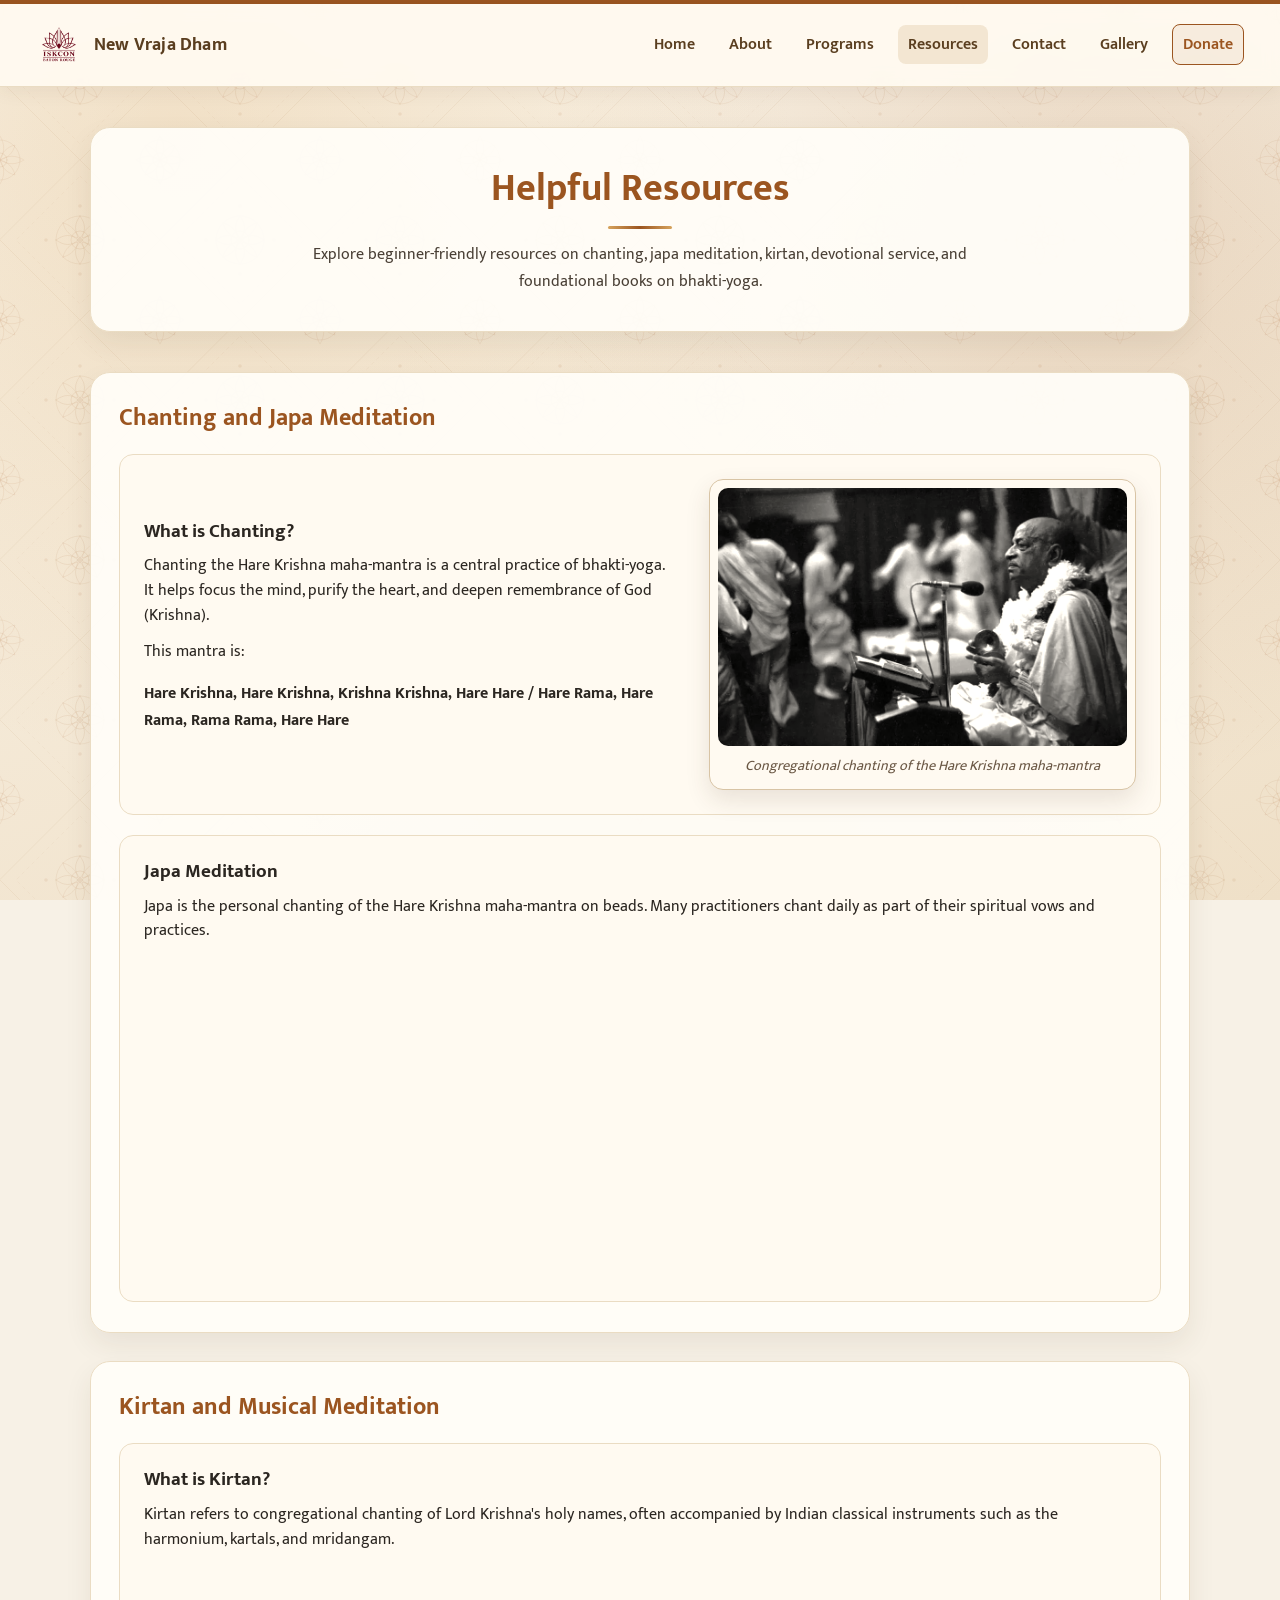
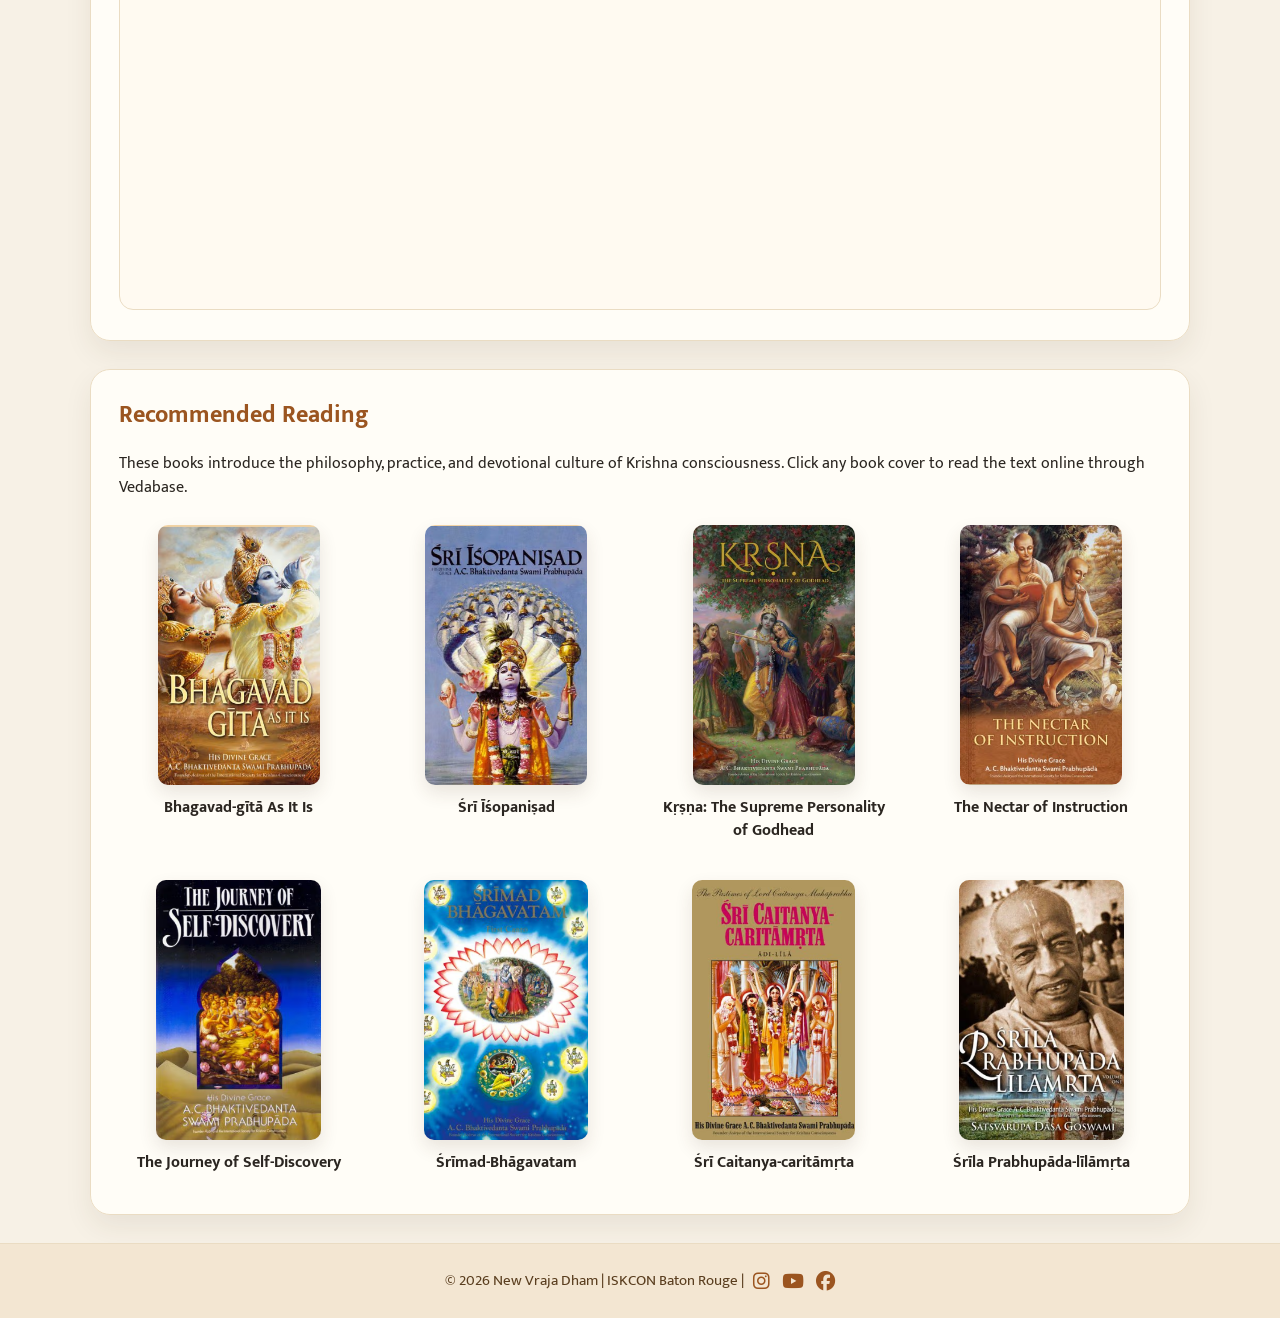
<file: resources.html>
<!DOCTYPE html>
<html lang="en">
<head>
  <meta charset="utf-8">
  <meta name="viewport" content="width=device-width, initial-scale=1.0">
  <meta name="description" content="Explore resources on bhakti-yoga, japa meditation, kirtan, chanting the Hare Krishna maha-mantra, and devotional practice.">
  <meta property="og:title" content="Resources | New Vraja Dham">
  <meta property="og:description" content="Learn about chanting, japa meditation, kirtan, and devotional life through beginner-friendly spiritual resources.">
  <meta property="og:type" content="article">
  <meta name="author" content="New Vraja Dham">
  <title>Explore Resources | New Vraja Dham</title>
  <link href="https://fonts.googleapis.com/css2?family=Mukta:wght@400;600;700&display=swap" rel="stylesheet">
  <link rel="stylesheet" href="styles.css">
  <link rel="stylesheet" href="https://cdnjs.cloudflare.com/ajax/libs/font-awesome/6.7.2/css/all.min.css">
  <script src="script.js" defer></script>
</head>
<body>
  <header>
    <nav class="navbar">
      <div class="logo">
        <img src="public/misc/logo.png" alt="New Vraja Dham logo">
        <span>New Vraja Dham</span>
      </div>
      <ul class="nav-links">
        <li><a href="index.html">Home</a></li>
        <li><a href="about.html">About</a></li>
        <li><a href="programs.html">Programs</a></li>
        <li><a href="resources.html" class="active" aria-current="page">Resources</a></li>
        <li><a href="contact.html">Contact</a></li>
        <li><a href="gallery.html">Gallery</a></li>
        <li><a href="donate.html" class="nav-donate">Donate</a></li>
      </ul>
    </nav>
  </header>
  <main>
    <section class="page-intro">
      <h1>Helpful Resources</h1>
      <p>
        Explore beginner-friendly resources on chanting, japa meditation, kirtan,
        devotional service, and foundational books on bhakti-yoga.
      </p>
    </section>
    <section class="resources-section">
      <h2>Chanting and Japa Meditation</h2>
      <article class="resource-card">
        <div class="split-section">
          <div class="split-text">
            <h3>What is Chanting?</h3>
            <p>
              Chanting the Hare Krishna maha-mantra is a central practice of bhakti-yoga.
              It helps focus the mind, purify the heart, and deepen remembrance of God (Krishna).
            </p>
            <p>This mantra is:</p>
            <p>
              <strong>
                Hare Krishna, Hare Krishna, Krishna Krishna, Hare Hare /
                Hare Rama, Hare Rama, Rama Rama, Hare Hare
              </strong>
            </p>
          </div>
          <div class="split-media">
            <figure class="feature-figure">
              <img src="public/legacy/prabhupada-kirtan.png" alt="Srila Prabhupada leading congregational chanting with kartals">
              <figcaption>Congregational chanting of the Hare Krishna maha-mantra</figcaption>
            </figure>
          </div>
        </div>
      </article>
      <article class="resource-card">
        <h3>Japa Meditation</h3>
        <p>
          Japa is the personal chanting of the Hare Krishna maha-mantra on beads.
          Many practitioners chant daily as part of their spiritual vows and practices.
        </p>
        <div class="video-wrapper">
          <iframe
            src="https://www.youtube.com/embed/plDl6G_UCVU"
            title="Srila Prabhupada Japa Meditation"
            loading="lazy"
            allowfullscreen
          ></iframe>
        </div>
      </article>
    </section>
    <section class="resources-section">
      <h2>Kirtan and Musical Meditation</h2>
      <article class="resource-card">
        <h3>What is Kirtan?</h3>
        <p>
          Kirtan refers to congregational chanting of Lord Krishna's holy names,
          often accompanied by Indian classical instruments such as the harmonium,
          kartals, and mridangam.
        </p>
        <div class="video-wrapper">
          <iframe
            src="https://www.youtube.com/embed/PZwanbPbLeA"
            title="Srila Prabhupada Tompkins Square Park Kirtan"
            loading="lazy"
            allowfullscreen
          ></iframe>
        </div>
      </article>
    </section>
    <section class="resources-section">
      <h2>Recommended Reading</h2>
      <p>
        These books introduce the philosophy, practice, and devotional culture
        of Krishna consciousness. Click any book cover to read the text online through Vedabase.
      </p>
      <div class="book-list">
        <article class="book-card">
          <a href="https://vedabase.io/en/library/bg/" target="_blank" rel="noopener noreferrer">
            <img src="public/books/bhagavad-gita.png" alt="Bhagavad-gītā As It Is book cover" loading="lazy">
          </a>
          <h3>Bhagavad-gītā As It Is</h3>
        </article>
        <article class="book-card">
          <a href="https://vedabase.io/en/library/iso/" target="_blank" rel="noopener noreferrer">
            <img src="public/books/sri-isopanisad.png" alt="Śrī Īśopaniṣad book cover" loading="lazy">
          </a>
          <h3>Śrī Īśopaniṣad</h3>
        </article>
        <article class="book-card">
          <a href="https://vedabase.io/en/library/kb/" target="_blank" rel="noopener noreferrer">
            <img src="public/books/krishna-book.png" alt="Kṛṣṇa Book cover" loading="lazy">
          </a>
          <h3>Kṛṣṇa: The Supreme Personality of Godhead</h3>
        </article>
        <article class="book-card">
          <a href="https://vedabase.io/en/library/noi/" target="_blank" rel="noopener noreferrer">
            <img src="public/books/nectar-of-instruction.png" alt="The Nectar of Instruction book cover" loading="lazy">
          </a>
          <h3>The Nectar of Instruction</h3>
        </article>
        <article class="book-card">
          <a href="https://vedabase.io/en/library/josd/" target="_blank" rel="noopener noreferrer">
            <img src="public/books/journey-of-self-discovery.png" alt="The Journey of Self-Discovery book cover" loading="lazy">
          </a>
          <h3>The Journey of Self-Discovery</h3>
        </article>
        <article class="book-card">
          <a href="https://vedabase.io/en/library/sb/" target="_blank" rel="noopener noreferrer">
            <img src="public/books/srimad-bhagavatam.png" alt="Śrīmad-Bhāgavatam book cover" loading="lazy">
          </a>
          <h3>Śrīmad-Bhāgavatam</h3>
        </article>
        <article class="book-card">
          <a href="https://vedabase.io/en/library/cc/" target="_blank" rel="noopener noreferrer">
            <img src="public/books/sri-caitanya-caritamrita.png" alt="Śrī Caitanya-caritāmṛta book cover" loading="lazy">
          </a>
          <h3>Śrī Caitanya-caritāmṛta</h3>
        </article>
        <article class="book-card">
          <a href="https://vedabase.io/en/library/spl/" target="_blank" rel="noopener noreferrer">
            <img src="public/books/srila-prabhupada-lilamrta.png" alt="Śrīla Prabhupāda-līlāmṛta book cover" loading="lazy">
          </a>
          <h3>Śrīla Prabhupāda-līlāmṛta</h3>
        </article>
      </div>
    </section>
  </main>
  <footer>
    <p>
      © 2026 New Vraja Dham | ISKCON Baton Rouge |
      <span class="footer-socials">
        <a
          href="https://www.instagram.com/iskconbatonrouge/"
          target="_blank"
          rel="noopener noreferrer"
          class="social-link"
          aria-label="Visit New Vraja Dham on Instagram"
        >
          <i class="fa-brands fa-instagram" aria-hidden="true"></i>
        </a>
        <a
          href="https://www.youtube.com/@iskconbatonrouge/featured"
          target="_blank"
          rel="noopener noreferrer"
          class="social-link"
          aria-label="Visit New Vraja Dham on YouTube"
        >
          <i class="fa-brands fa-youtube" aria-hidden="true"></i>
        </a>
        <a
          href="https://www.facebook.com/ISKCONBR/"
          target="_blank"
          rel="noopener noreferrer"
          class="social-link"
          aria-label="Visit New Vraja Dham on Facebook"
        >
          <i class="fa-brands fa-facebook" aria-hidden="true"></i>
        </a>
      </span>
    </p>
  </footer>
</body>
</html>
</file>
<file: styles.css>
/* ================================
   Theme Variables
================================ */

:root {
    --background: #f7f1e6;
    --surface: #fffdf8;
    --surface-alt: #fffaf1;
    --surface-hover: #f3e6d2;

    --text: #2b2621;
    --text-muted: #4a4036;
    --text-light: #6a5744;

    --primary: #9b5520;
    --primary-dark: #7f4518;
    --border: #eadcc3;
    --border-dark: #d8c4a5;
    --focus: #d6a35d;
    --link: #1c6ed8;

    --radius-small: 10px;
    --radius-medium: 14px;
    --radius-large: 20px;
    --radius-round: 24px;

    --shadow-small: 0 6px 14px rgba(70, 52, 30, 0.05);
    --shadow-medium: 0 10px 24px rgba(70, 52, 30, 0.05);
    --shadow-large: 0 14px 30px rgba(70, 52, 30, 0.08);
}


/* ================================
   Reset and Global Styles
================================ */

* {
    margin: 0;
    padding: 0;
    box-sizing: border-box;
}

html {
    scroll-behavior: smooth;
}

body {
    position: relative;
    z-index: 0;

    display: flex;
    flex-direction: column;
    min-height: 100vh;

    font-family: "Mukta", sans-serif;
    line-height: 1.7;

    background-color: var(--background);
    color: var(--text);
}

body::before {
    content: "";

    position: fixed;
    inset: 0;
    z-index: -1;
    pointer-events: none;

    background-image:
        url("public/visuals/temple-pattern.svg"),
        radial-gradient(circle at 14% 16%, rgba(214, 163, 93, 0.24), transparent 46%),
        radial-gradient(circle at 86% 24%, rgba(155, 85, 32, 0.14), transparent 44%),
        radial-gradient(circle at 50% 92%, rgba(214, 163, 93, 0.20), transparent 52%),
        linear-gradient(165deg, #fbf6ec 0%, #f5ead8 52%, #efe0c8 100%);
    background-repeat: repeat, no-repeat, no-repeat, no-repeat, no-repeat;
    background-size: 160px 160px, auto, auto, auto, auto;
}

main {
    flex: 1;
    width: min(100% - 32px, 1100px);
    margin: 0 auto;
}

a {
    color: inherit;
}

img {
    display: block;
    max-width: 100%;
}

h1,
h2,
h3,
h4 {
    line-height: 1.3;
}

p {
    margin-bottom: 16px;
}

p:last-child {
    margin-bottom: 0;
}


/* ================================
   Shared Links and Buttons
================================ */

.hero-buttons a,
.schedule-preview a,
.visit-section a,
.contact-form button,
.btn-primary,
.btn-outline {
    display: inline-block;

    padding: 12px 20px;
    border-radius: var(--radius-small);

    font: inherit;
    font-weight: 600;
    text-decoration: none;

    transition:
        background-color 0.2s ease,
        color 0.2s ease,
        transform 0.2s ease;
}

.hero-buttons a:focus-visible,
.schedule-preview a:focus-visible,
.visit-section a:focus-visible,
.contact-form button:focus-visible,
.contact-info a:focus-visible,
.slider-button:focus-visible,
.slider-dot:focus-visible,
.page-slide-button:focus-visible,
.navbar a:focus-visible,
.about-nav a:focus-visible,
.book-card a:focus-visible,
.social-link:focus-visible,
.btn-primary:focus-visible,
.btn-outline:focus-visible,
.copy-zelle-btn:focus-visible,
.donate-zelle-button:focus-visible,
.phone-link:focus-visible {
    outline: 3px solid var(--focus);
    outline-offset: 3px;
}

.hero-buttons a:active,
.schedule-preview a:active,
.visit-section a:active,
.contact-form button:active,
.btn-primary:active,
.btn-outline:active {
    transform: translateY(1px);
}


/* ================================
   Navbar
================================ */

header {
    border-top: 4px solid var(--primary);
}

.navbar {
    display: flex;
    align-items: center;
    justify-content: space-between;
    gap: 20px;

    padding: 18px 36px;

    background-color: rgba(255, 250, 241, 0.94);
    backdrop-filter: blur(8px);
    border-bottom: 1px solid var(--border);
    box-shadow: 0 4px 18px rgba(70, 52, 30, 0.07);
}

.logo {
    display: flex;
    align-items: center;
    gap: 12px;

    text-decoration: none;
}

.logo img {
    width: 46px;
    height: 46px;
    object-fit: contain;
}

.logo span {
    color: #5a3e1f;
    font-size: 1.1rem;
    font-weight: 700;
    letter-spacing: 0.2px;
}

.navbar ul {
    display: flex;
    flex-wrap: wrap;
    gap: 14px;

    list-style: none;
}

.navbar a {
    padding: 6px 10px;
    border-radius: 8px;

    color: #5a3e1f;
    font-weight: 600;
    text-decoration: none;

    transition: background-color 0.2s ease;
}

.navbar a:hover,
.navbar a.active {
    background-color: var(--surface-hover);
}

.navbar a.nav-donate {
    border: 1px solid var(--primary);
    background-color: rgba(155, 85, 32, 0.08);
    color: var(--primary);
}

.navbar a.nav-donate:hover,
.navbar a.nav-donate.active {
    background-color: var(--primary);
    color: #ffffff;
}


/* ================================
   Homepage Hero
================================ */

.hero {
    display: flex;
    align-items: center;
    justify-content: space-between;
    gap: 40px;

    max-width: 1100px;
    margin: 56px auto;
    padding: 56px 48px;

    background-color: rgba(255, 253, 248, 0.94);
    border: 1px solid var(--border);
    border-radius: var(--radius-round);
    box-shadow: 0 16px 34px rgba(70, 52, 30, 0.10);
}

.hero-text {
    flex: 1;
    min-width: 0;
}

.hero-text h1 {
    margin-bottom: 14px;

    color: var(--primary);
    font-size: 2.9rem;
    line-height: 1.12;
}

.hero-text p {
    max-width: 600px;

    color: var(--text-muted);
    font-size: 1.04rem;
}

.hero-image {
    display: flex;
    flex: 1;
    align-items: center;
    justify-content: center;

    min-width: 0;
}

.hero-image img {
    width: 100%;
    max-width: 350px;

    border-radius: 18px;
    box-shadow: 0 12px 28px rgba(70, 52, 30, 0.14);
}

.hero-buttons {
    display: flex;
    flex-wrap: wrap;
    gap: 14px;

    margin-top: 24px;
}

.hero-buttons a:first-child,
.schedule-preview a,
.visit-section a,
.contact-form button,
.btn-primary {
    background-color: var(--primary);
    color: white;
}

.hero-buttons a:first-child:hover,
.schedule-preview a:hover,
.visit-section a:hover,
.contact-form button:hover,
.btn-primary:hover {
    background-color: var(--primary-dark);
}

.hero-buttons a:last-child,
.btn-outline {
    border: 1px solid var(--primary);
    color: var(--primary);
}

.hero-buttons a:last-child:hover,
.btn-outline:hover {
    background-color: #f7e8d6;
}


/* ================================
   Homepage Page Navigation Slider
================================ */

.page-slider-section {
    margin: 40px 0;
    padding: 36px 32px;

    background-color: var(--surface);
    border: 1px solid var(--border);
    border-radius: var(--radius-large);
    box-shadow: var(--shadow-medium);

    text-align: center;
}

.page-slider-section h2 {
    margin-bottom: 24px;
}

.page-slider {
    position: relative;

    width: 100%;
    max-width: 650px;
    margin: 0 auto;

    overflow: hidden;
    border-radius: var(--radius-medium);
}

.page-slides {
    position: relative;

    width: 100%;
    aspect-ratio: 16 / 9;
}

.page-slide {
    position: absolute;
    inset: 0;

    display: flex;
    flex-direction: column;
    align-items: center;
    justify-content: flex-end;

    opacity: 0;
    pointer-events: none;

    transition: opacity 0.6s ease;
}

.page-slide.active {
    opacity: 1;
    pointer-events: auto;
}

.page-slide img {
    position: absolute;
    inset: 0;
    z-index: 0;

    width: 100%;
    height: 100%;

    object-fit: cover;
}

.page-slide::after {
    content: "";

    position: absolute;
    inset: 0;
    z-index: 1;

    background: linear-gradient(
        to top,
        rgba(43, 38, 33, 0.78),
        rgba(43, 38, 33, 0.05)
    );
}

.page-slide-button {
    position: relative;
    z-index: 2;

    margin-bottom: 32px;
    padding: 12px 24px;

    border-radius: var(--radius-small);

    background-color: var(--primary);
    color: white;

    font: inherit;
    font-weight: 700;
    text-decoration: none;

    transition:
        background-color 0.2s ease,
        transform 0.2s ease;
}

.page-slide-button:hover {
    background-color: var(--primary-dark);
    transform: translateY(-2px);
}


/* ================================
   Slider Controls
================================ */

.slider-button {
    position: absolute;
    top: 50%;
    z-index: 3;

    display: flex;
    align-items: center;
    justify-content: center;

    width: 38px;
    height: 38px;
    padding: 0;

    border: 1px solid rgba(255, 255, 255, 0.65);
    border-radius: 50%;

    background-color: rgba(43, 38, 33, 0.58);
    color: white;

    cursor: pointer;
    transform: translateY(-50%);

    transition:
        background-color 0.2s ease,
        transform 0.2s ease;
}

.slider-button:hover {
    background-color: rgba(43, 38, 33, 0.82);
}

.slider-button:active {
    transform: translateY(-50%) scale(0.95);
}

.slider-button.previous {
    left: 14px;
}

.slider-button.next {
    right: 14px;
}


/* ================================
   Slider Indicator Dots
================================ */

.slider-dots {
    position: absolute;
    bottom: 14px;
    left: 50%;
    z-index: 3;

    display: flex;
    align-items: center;
    gap: 8px;

    transform: translateX(-50%);
}

.slider-dot {
    width: 9px;
    height: 9px;
    padding: 0;

    border: 1px solid white;
    border-radius: 50%;

    background-color: rgba(255, 255, 255, 0.55);

    cursor: pointer;

    transition:
        background-color 0.2s ease,
        transform 0.2s ease;
}

.slider-dot:hover {
    transform: scale(1.15);
}

.slider-dot.active {
    background-color: white;
    transform: scale(1.15);
}


/* ================================
   About Navigation
================================ */

.about-nav {
    display: flex;
    justify-content: center;

    max-width: 1100px;
    margin-bottom: 48px;
}

.about-nav ul {
    display: flex;
    flex-wrap: wrap;
    justify-content: center;
    gap: 12px;

    list-style: none;
}

.about-nav a {
    display: inline-block;

    padding: 10px 16px;

    border: 1px solid var(--border);
    border-radius: var(--radius-small);

    background-color: var(--surface);
    color: var(--primary);

    font-weight: 600;
    text-decoration: none;

    transition: background-color 0.2s ease;
}

.about-nav a:hover,
.about-nav a:focus-visible {
    background-color: var(--surface-hover);
}


/* ================================
   Shared Page Sections
================================ */

.page-intro,
.about-section,
.daily-programs,
.schedule-section,
.visitor-info,
.resources-section,
.contact-info,
.contact-form,
.gallery-section,
.welcome-section,
.schedule-preview,
.visit-section,
.donate-section,
.donate-inquiry,
.support-callout {
    margin: 40px 0;
    padding: 36px 32px;

    background-color: rgba(255, 253, 248, 0.94);
    border: 1px solid var(--border);
    border-radius: var(--radius-large);
    box-shadow: 0 12px 28px rgba(70, 52, 30, 0.08);
}

.page-intro {
    text-align: center;
}

.page-intro h1 {
    margin-bottom: 12px;

    color: var(--primary);
    font-size: 2.4rem;
}

.page-intro h1::after {
    content: "";

    display: block;
    width: 64px;
    height: 3px;
    margin: 12px auto 0;

    border-radius: 999px;
    background: linear-gradient(90deg, var(--focus), var(--primary), var(--focus));
}

.page-intro p {
    max-width: 720px;
    margin: 0 auto;

    color: var(--text-muted);
}

.welcome-section h2,
.schedule-preview h2,
.about-section h2,
.visitor-info h2,
.donate-section h2,
.donate-inquiry h2,
.support-callout h2,
.contact-info h2,
.contact-form h2,
.gallery-section h2 {
    color: var(--primary);
    margin-bottom: 16px;
}

.gallery-section h2 {
    text-align: center;
}

.welcome-section h2,
.schedule-preview h2 {
    margin-bottom: 18px;
}

.daily-programs h2,
.schedule-section h2 {
    color: var(--primary);
    margin-bottom: 24px;
}


/* ================================
   Archival Split Layouts & Frames
================================ */

.split-section {
    display: grid;
    grid-template-columns: 1.25fr 1fr;
    gap: 32px;
    align-items: center;
}

.split-section--reverse {
    grid-template-columns: 1fr 1.25fr;
}

.split-section--reverse .split-media {
    order: -1;
}

.split-text,
.split-media {
    min-width: 0;
}

.feature-figure {
    margin: 0;
    padding: 8px;

    background-color: var(--surface-alt);
    border: 1px solid var(--border-dark);
    border-radius: var(--radius-medium);
    box-shadow: 0 10px 24px rgba(70, 52, 30, 0.12);
}

.feature-figure img {
    width: 100%;
    height: auto;

    border-radius: calc(var(--radius-medium) - 4px);
    filter: sepia(14%) contrast(1.03);
}

.feature-figure figcaption {
    margin-top: 8px;
    padding: 2px 6px 4px;

    color: var(--text-light);
    font-size: 0.9rem;
    font-style: italic;
    line-height: 1.45;
    text-align: center;
}

.section-actions {
    display: flex;
    flex-wrap: wrap;
    gap: 12px;

    margin-top: 20px;
}

.section-actions--center {
    justify-content: center;
}

.support-callout {
    display: flex;
    align-items: center;
    justify-content: space-between;
    gap: 24px;

    background: linear-gradient(
        135deg,
        rgba(255, 250, 241, 0.96),
        rgba(247, 232, 214, 0.94)
    );
}

.support-callout-text {
    flex: 1;
    min-width: 0;
}

.support-callout-action {
    flex-shrink: 0;
}


/* ================================
   Resources Page
================================ */

/* Keep the resources page more compact without
   changing spacing on the other pages. */

.resources-section {
    margin: 28px 0;
    padding: 30px 28px;
}

.resources-section h2 {
    margin-bottom: 20px;
    color: var(--primary);
}

.resources-section h3 {
    margin-top: 18px;
    margin-bottom: 10px;
}

.resources-section p {
    margin-top: 0;
    margin-bottom: 14px;
    line-height: 1.55;
}

.resources-section p + p {
    margin-top: 10px;
}

.resources-section strong {
    font-weight: 700;
}

.resource-card {
    padding: 24px;

    background-color: var(--surface-alt);
    border: 1px solid var(--border);
    border-radius: var(--radius-medium);
}

.resource-card + .resource-card {
    margin-top: 20px;
}

.resource-card h3 {
    margin-top: 0;
    margin-bottom: 10px;
}

.resource-card p {
    margin-bottom: 12px;
}

.resource-card p:last-child {
    margin-bottom: 0;
}

.resource-card strong {
    display: block;

    margin: 16px 0;

    line-height: 1.65;
}

.resources-section .video-wrapper {
    margin-top: 18px;
}

.resources-section .book-list {
    margin-top: 24px;
}


/* ================================
   Tables
================================ */

table {
    width: 100%;
    margin-top: 24px;

    border-collapse: collapse;
}

caption {
    margin-bottom: 18px;

    color: var(--primary);
    font-size: 1.25rem;
    font-weight: 700;
}

th,
td {
    padding: 18px 14px;

    text-align: left;
    border: 1px solid var(--border);
}

th {
    background-color: var(--surface-hover);
    color: #5a3e1f;
}

tbody tr:nth-child(even) {
    background-color: #fffaf2;
}


/* ================================
   Contact Page
================================ */

.contact-form form {
    display: flex;
    flex-direction: column;
    gap: 14px;

    margin-top: 20px;
}

.contact-form label {
    color: #5a3e1f;
    font-weight: 600;
}

.contact-form input,
.contact-form textarea {
    width: 100%;
    padding: 12px 14px;

    border: 1px solid var(--border-dark);
    border-radius: var(--radius-small);

    background-color: var(--surface-alt);
    color: var(--text);

    font: inherit;
}

.contact-form input:focus,
.contact-form textarea:focus {
    outline: 3px solid var(--focus);
    border-color: var(--primary);
}

.contact-form textarea {
    resize: vertical;
}

.contact-form button {
    align-self: flex-start;

    border: none;
    cursor: pointer;
}

.contact-info {
    text-align: center;
}

.contact-arch-figure {
    max-width: 440px;
    margin: 24px auto 0;
    padding: 10px;

    background-color: var(--surface-alt);
    border: 1px solid var(--border-dark);
    border-radius: 164px 164px var(--radius-medium) var(--radius-medium);
    box-shadow: 0 10px 24px rgba(70, 52, 30, 0.12);
}

.contact-arch-figure img {
    width: 100%;
    height: auto;

    border-radius: 150px 150px 10px 10px;
    filter: sepia(14%) contrast(1.03);
}

.contact-arch-figure figcaption {
    margin-top: 8px;
    padding: 2px 10px 4px;

    color: var(--text-light);
    font-size: 0.9rem;
    font-style: italic;
    line-height: 1.45;
    text-align: center;
}

.contact-methods {
    display: flex;
    flex-wrap: wrap;
    justify-content: center;
    gap: 24px;

    margin-top: 32px;
}

.contact-item {
    display: flex;
    flex-direction: column;
    gap: 8px;

    min-width: 250px;
    padding: 22px;

    background-color: var(--surface-alt);
    border: 1px solid var(--border);
    border-radius: var(--radius-medium);
    box-shadow: var(--shadow-small);
}

.contact-label {
    color: var(--primary);
    font-size: 0.9rem;
    font-weight: 700;
    letter-spacing: 0.4px;
    text-transform: uppercase;
}

.contact-item a,
.contact-info a {
    color: var(--link);
    font-weight: 600;
    text-decoration: none;
}

.contact-item a:hover,
.contact-info a:hover {
    text-decoration: underline;
}


/* ================================
   Video
================================ */

.video-wrapper {
    display: flex;
    justify-content: center;

    width: 100%;
    max-width: 760px;
    margin: 20px auto 0;
}

.video-wrapper iframe {
    width: 100%;
    max-width: 560px;
    aspect-ratio: 16 / 9;

    border: none;
    border-radius: 12px;
}


/* ================================
   Book Resources
================================ */

.book-list {
    display: grid;
    grid-template-columns: repeat(4, 1fr);
    gap: 28px;

    margin-top: 32px;
}

.book-card {
    display: flex;
    flex-direction: column;
    align-items: center;

    text-align: center;
}

.book-card img {
    width: 100%;
    max-width: 180px;
    height: 260px;

    object-fit: cover;

    border-radius: var(--radius-small);
    box-shadow: 0 8px 18px rgba(70, 52, 30, 0.12);

    transition: transform 0.2s ease;
}

.book-card img:hover {
    transform: translateY(-4px);
}

.book-card h3 {
    margin-top: 12px;

    font-size: 1rem;
    line-height: 1.4;
}

.book-card a {
    color: var(--primary);
    text-decoration: none;
}

.book-card a:hover {
    color: var(--primary-dark);
}

.book-card a:hover img {
    transform: translateY(-4px);
}


/* ================================
   Social Links
================================ */

.social-link {
    display: inline-flex;
    align-items: center;
    gap: 8px;

    margin-top: 10px;

    color: var(--primary);
    font-weight: 600;
    text-decoration: none;
}

.social-link:hover {
    color: var(--primary-dark);
}

.social-link i {
    font-size: 1.2rem;
}

.footer-socials {
    display: inline-flex;
    align-items: center;
    gap: 12px;

    margin-left: 6px;
    vertical-align: middle;
}

.footer-socials .social-link {
    margin-top: 0;
}


/* ================================
   Donate Page
================================ */

.donate-grid {
    display: grid;
    grid-template-columns: 1.15fr 0.95fr;
    gap: 32px;
    align-items: start;
}

.donate-story h2 {
    margin-bottom: 14px;
    color: var(--primary);
}

.donate-list {
    margin: 16px 0 24px 20px;
    color: var(--text-muted);
}

.donate-list li + li {
    margin-top: 8px;
}

.zelle-card {
    padding: 28px 24px;

    background-color: var(--surface-alt);
    border: 2px solid var(--border-dark);
    border-radius: var(--radius-large);
    box-shadow: var(--shadow-medium);

    text-align: center;
}

.zelle-card-header {
    display: flex;
    flex-direction: column;
    align-items: center;
    gap: 8px;

    margin-bottom: 14px;
}

.zelle-icon {
    display: inline-flex;
    align-items: center;
    justify-content: center;

    width: 52px;
    height: 52px;
    border-radius: 50%;

    background-color: rgba(155, 85, 32, 0.12);
    color: var(--primary);
    font-size: 1.45rem;
}

.zelle-card-header h2 {
    margin-bottom: 0;
    color: var(--primary);
    font-size: 1.55rem;
}

.zelle-recipient {
    display: inline-block;
    margin-bottom: 18px;
    padding: 4px 12px;

    background-color: var(--surface);
    border: 1px solid var(--border);
    border-radius: 999px;

    color: #5a3e1f;
    font-size: 0.9rem;
    font-weight: 700;
    letter-spacing: 0.3px;
}

.zelle-qr-box {
    display: inline-block;
    margin: 0 auto 18px;
    padding: 14px;

    background-color: #ffffff;
    border: 1px solid var(--border-dark);
    border-radius: var(--radius-medium);
    box-shadow: var(--shadow-small);
}

.zelle-qr-box img {
    width: 100%;
    max-width: 240px;
    height: auto;
    margin: 0 auto;

    filter: none;
}

.zelle-id-row {
    display: flex;
    flex-wrap: wrap;
    align-items: center;
    justify-content: center;
    gap: 10px;

    margin-bottom: 10px;
    padding: 12px 14px;

    background-color: #ffffff;
    border: 1px solid var(--border);
    border-radius: var(--radius-small);
}

.zelle-id-label {
    color: var(--text-light);
    font-size: 0.9rem;
    font-weight: 600;
}

.zelle-id-value {
    color: var(--text);
    font-family: ui-monospace, SFMono-Regular, Menlo, Consolas, monospace;
    font-size: 0.96rem;
    font-weight: 700;
    word-break: break-all;
}

.copy-zelle-btn {
    display: inline-flex;
    align-items: center;
    gap: 6px;

    padding: 6px 12px;
    border: 1px solid var(--primary);
    border-radius: 8px;

    background-color: transparent;
    color: var(--primary);

    font: inherit;
    font-size: 0.88rem;
    font-weight: 700;
    cursor: pointer;

    transition: background-color 0.2s ease, color 0.2s ease;
}

.copy-zelle-btn:hover {
    background-color: var(--surface-hover);
}

.copy-zelle-btn.copied {
    background-color: var(--primary);
    color: #ffffff;
}

.copy-feedback {
    display: block;
    min-height: 1.2em;
    margin-bottom: 12px;

    color: var(--primary-dark);
    font-size: 0.88rem;
    font-weight: 600;
}

.donate-zelle-button {
    display: inline-flex;
    align-items: center;
    justify-content: center;
    gap: 8px;

    width: 100%;
    padding: 13px 20px;
    border-radius: var(--radius-small);

    background-color: var(--primary);
    color: #ffffff;

    font: inherit;
    font-weight: 700;
    text-decoration: none;

    transition: background-color 0.2s ease, transform 0.2s ease;
}

.donate-zelle-button:hover {
    background-color: var(--primary-dark);
}

.donate-zelle-button:active {
    transform: translateY(1px);
}

.zelle-steps {
    margin-top: 20px;
    padding-left: 20px;

    color: var(--text-muted);
    font-size: 0.94rem;
    text-align: left;
}

.zelle-steps li + li {
    margin-top: 6px;
}

.donate-inquiry {
    text-align: center;
}

.donate-inquiry p {
    max-width: 720px;
    margin: 0 auto 16px;

    color: var(--text-muted);
}

.donate-inquiry a.phone-link {
    color: var(--link);
    font-weight: 600;
    text-decoration: none;
}

.donate-inquiry a.phone-link:hover {
    text-decoration: underline;
}


/* ================================
   Gallery
================================ */

.gallery-section {
    margin-bottom: 48px;
}

.gallery-grid {
    display: grid;
    grid-template-columns: repeat(3, 1fr);
    gap: 20px;

    margin-top: 8px;
}

.gallery-grid img {
    width: 100%;
    height: auto;

    object-fit: contain;

    border-radius: 12px;
    box-shadow: 0 6px 16px rgba(70, 52, 30, 0.10);

    transition: transform 0.2s ease;
}

.gallery-grid img:hover {
    transform: translateY(-3px);
}


/* ================================
   Footer
================================ */

footer {
    margin-top: auto;
    padding: 24px;

    background-color: var(--surface-hover);
    border-top: 1px solid var(--border);

    color: #5a3e1f;
    font-size: 0.95rem;
    text-align: center;
}


/* ================================
   Tablet and Mobile
================================ */

@media (max-width: 900px) {
    .book-list {
        grid-template-columns: repeat(3, 1fr);
    }
}

@media (max-width: 768px) {
    .navbar {
        flex-direction: column;
        gap: 16px;

        padding: 18px 20px;
        text-align: center;
    }

    .navbar ul {
        justify-content: center;
        gap: 10px;
    }

    main {
        width: min(100% - 20px, 1100px);
    }

    .hero {
        flex-direction: column;
        gap: 28px;

        margin: 28px 0;
        padding: 36px 24px;

        text-align: center;
    }

    .hero-text h1,
    .page-intro h1 {
        font-size: 2rem;
    }

    .hero-text p {
        margin: 0 auto;
    }

    .hero-buttons {
        justify-content: center;
    }

    .hero-image {
        width: 100%;
    }

    .hero-image img {
        max-width: 350px;
    }

    .page-slider-section {
        margin: 28px 0;
        padding: 28px 20px;
    }

    .page-slider {
        max-width: 100%;
    }

    .page-slide-button {
        margin-bottom: 28px;
    }

    .page-intro,
    .about-section,
    .daily-programs,
    .schedule-section,
    .resources-section,
    .visitor-info,
    .contact-info,
    .contact-form,
    .gallery-section,
    .welcome-section,
    .schedule-preview,
    .visit-section,
    .donate-section,
    .donate-inquiry,
    .support-callout {
        margin: 28px 0;
        padding: 28px 20px;
    }

    .split-section,
    .split-section--reverse,
    .donate-grid {
        grid-template-columns: 1fr;
        gap: 22px;
    }

    .split-section--reverse .split-media {
        order: 0;
    }

    .support-callout {
        flex-direction: column;
        text-align: center;
    }

    .resources-section {
        margin: 24px 0;
        padding: 24px 20px;
    }

    .resources-section h2 {
        margin-bottom: 18px;
    }

    .resources-section h3 {
        margin-top: 14px;
        margin-bottom: 8px;
    }

    .resources-section p {
        margin-bottom: 12px;
        line-height: 1.5;
    }

    .resource-card {
        padding: 20px;
    }

    .about-nav ul {
        justify-content: center;
    }

    .contact-methods {
        flex-direction: column;
    }

    .contact-item {
        min-width: 100%;
    }

    .book-list {
        grid-template-columns: repeat(2, 1fr);
        gap: 22px;
    }

    .gallery-grid {
        grid-template-columns: repeat(2, 1fr);
    }

    .video-wrapper iframe {
        max-width: 100%;
    }

    table {
        display: block;
        overflow-x: auto;
        white-space: nowrap;
    }

    footer {
        padding: 22px 16px;
    }
}


/* ================================
   Small Mobile
================================ */

@media (max-width: 480px) {
    .navbar ul {
        flex-direction: column;
    }

    .logo span {
        font-size: 1rem;
    }

    .hero-text h1,
    .page-intro h1 {
        font-size: 1.75rem;
    }

    .hero {
        padding: 30px 18px;
    }

    .hero-buttons {
        flex-direction: column;
        align-items: stretch;
    }

    .hero-buttons a {
        text-align: center;
    }

    .page-slider-section {
        padding: 24px 14px;
    }

    .page-slides {
        aspect-ratio: 4 / 3;
    }

    .page-slide-button {
        margin-bottom: 26px;
        padding: 10px 18px;
    }

    .slider-button {
        width: 34px;
        height: 34px;
    }

    .slider-button.previous {
        left: 10px;
    }

    .slider-button.next {
        right: 10px;
    }

    .book-list {
        grid-template-columns: 1fr;
    }

    .book-card img {
        max-width: 170px;
        height: 245px;
    }

    .gallery-grid {
        grid-template-columns: 1fr;
    }

    .video-wrapper iframe {
        height: auto;
    }
}


/* ================================
   Reduced Motion
================================ */

@media (prefers-reduced-motion: reduce) {
    html {
        scroll-behavior: auto;
    }

    *,
    *::before,
    *::after {
        transition-duration: 0.01ms !important;
        animation-duration: 0.01ms !important;
        animation-iteration-count: 1 !important;
    }
}

/* ================================
   Page Transitions
================================ */

body {
    animation: pageFadeIn 0.45s ease both;
}

body.page-transitioning-out {
    opacity: 0;
    transition: opacity 0.35s ease;
}

@keyframes pageFadeIn {
    from {
        opacity: 0;
    }

    to {
        opacity: 1;
    }
}

@media (prefers-reduced-motion: reduce) {
    body {
        animation: none;
    }

    body.page-transitioning-out {
        opacity: 1;
        transition: none;
    }
}
</file>
